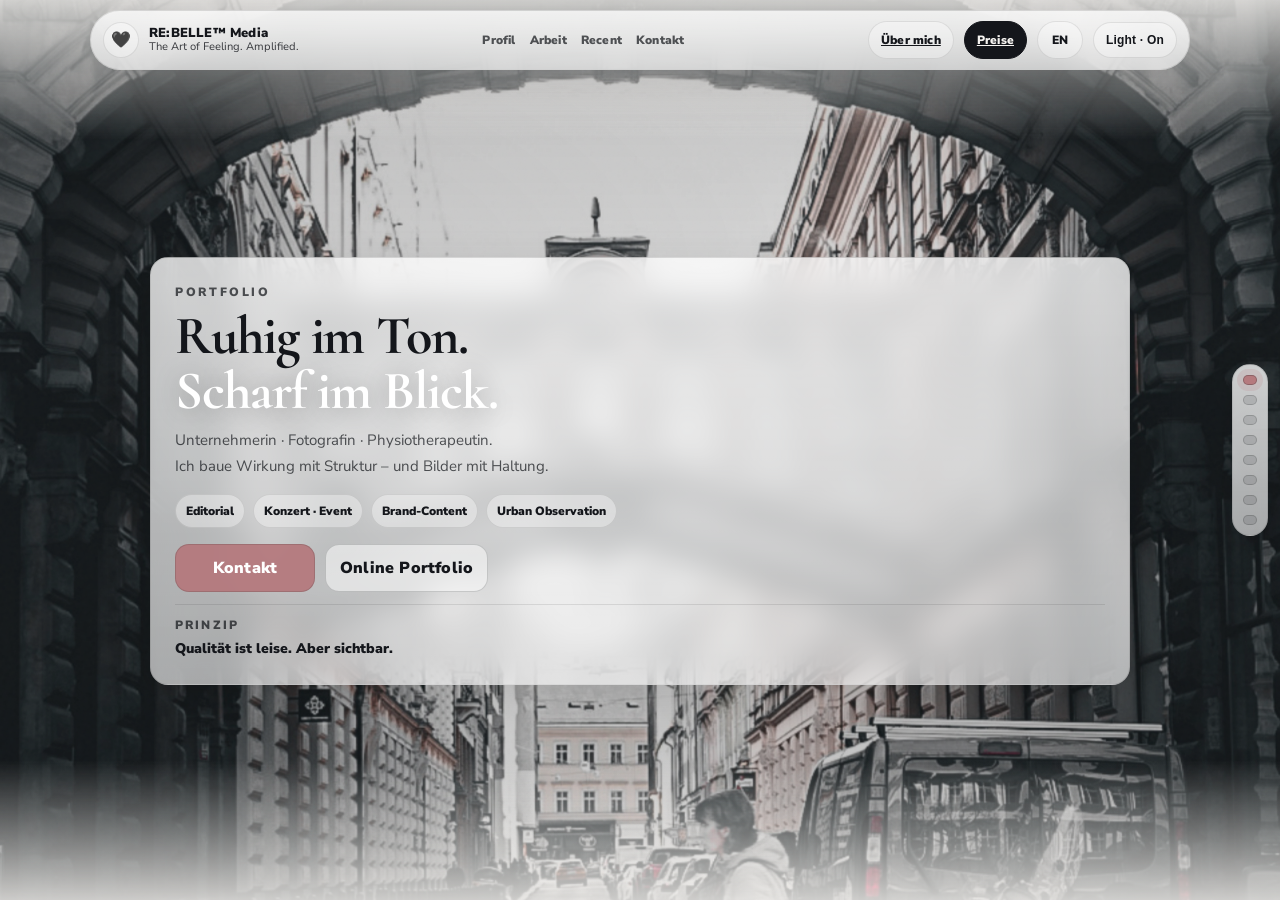
<file: index.html>
<!doctype html>
<html lang="de" data-theme="light">
<head>
  <meta charset="utf-8" />
  <meta name="viewport" content="width=device-width, initial-scale=1" />
  <title>RE:BELLE™ Media | Portfolio</title>
  <meta name="description" content="Portfolio – RE:BELLE™ Media. Unternehmerin & Fotografin. The Art of Feeling. Amplified." />

  <link rel="preconnect" href="https://fonts.googleapis.com">
  <link rel="preconnect" href="https://fonts.gstatic.com" crossorigin>
  <link href="https://fonts.googleapis.com/css2?family=Cormorant:wght@400;600&family=Nunito+Sans:wght@400;600;800;900&display=swap" rel="stylesheet">

  <link rel="stylesheet" href="styles.css" />
</head>

<body>
  <a class="skip" href="#panel-1">Zum Inhalt springen</a>

  <header class="topbar" role="banner">
    <div class="topbar__inner">
      <div class="brand" aria-label="Marke">
        <span class="brand__mark" aria-hidden="true">🖤</span>
        <div class="brand__text">
          <div class="brand__name">RE:BELLE™ Media</div>
          <div class="brand__tag">The Art of Feeling. Amplified.</div>
        </div>
      </div>

      <nav class="nav" aria-label="Navigation">
        <a href="#panel-1">Profil</a>
        <a href="#panel-5">Arbeit</a>
        <a href="#panel-7">Recent</a>
        <a href="#panel-8">Kontakt</a>
      </nav>

      <div class="topbar__actions">
        <a class="pill" href="./about.html">Über mich</a>
        <a class="pill pill--accent" href="./Preisliste.html">Preise</a>

        <a class="pill pill--lang" href="en/" aria-label="Switch to English">EN</a>
        <button class="pill" id="themeBtn" type="button" aria-pressed="false" aria-label="Theme umschalten">Light · On</button>
      </div>
    </div>
  </header>

  <aside class="dots" aria-label="Sektionen">
    <button class="dot is-active" data-to="panel-1" aria-label="Zu Profil"></button>
    <button class="dot" data-to="panel-2" aria-label="Zu Fokus"></button>
    <button class="dot" data-to="panel-3" aria-label="Zu Haltung"></button>
    <button class="dot" data-to="panel-4" aria-label="Zu Arbeiten"></button>
    <button class="dot" data-to="panel-5" aria-label="Zu Fotografie"></button>
    <button class="dot" data-to="panel-6" aria-label="Zu Zusammenarbeit"></button>
    <button class="dot" data-to="panel-7" aria-label="Zu Recent Work"></button>
    <button class="dot" data-to="panel-8" aria-label="Zu Kontakt"></button>
  </aside>

  <main class="snap" id="snapRoot">

    <section class="panel" id="panel-1" data-bg="assets/images/street_02.jpg">
      <div class="panel__bg" aria-hidden="true"></div>
      <div class="panel__shade" aria-hidden="true"></div>
      <div class="panel__content">
        <div class="glass reveal">
          <p class="eyebrow">Portfolio</p>
          <h1 class="h1">Ruhig im Ton.<br><span class="accent">Scharf im Blick.</span></h1>
          <p class="lead">
            Unternehmerin · Fotografin · Physiotherapeutin.<br>
            Ich baue Wirkung mit Struktur – und Bilder mit Haltung.
          </p>
          <div class="chips">
            <span class="chip">Editorial</span>
            <span class="chip">Konzert · Event</span>
            <span class="chip">Brand-Content</span>
            <span class="chip">Urban Observation</span>
          </div>
          <div class="ctaRow">
            <a class="cta" href="#panel-8">Kontakt</a>
            <a class="cta ghost" href="https://portfolio.rebellemedia.de/" target="_blank" rel="noopener">Online Portfolio</a>
          </div>
          <div class="mini">
            <span class="mini__label">Prinzip</span>
            <span class="mini__text">Qualität ist leise. Aber sichtbar.</span>
          </div>
        </div>
      </div>
    </section>

    <section class="panel" id="panel-2" data-bg="assets/images/street_03.jpg">
      <div class="panel__bg" aria-hidden="true"></div>
      <div class="panel__shade" aria-hidden="true"></div>
      <div class="panel__content">
        <div class="glass reveal">
          <p class="eyebrow">CH-Business</p>
          <h2 class="h2">Substanz vor Show.</h2>
          <p class="lead">
            Ruhig, präzise, langfristig. Keine leeren Versprechen – nur saubere Entscheidungen
            und ein Ergebnis, das auch unter Druck steht.
          </p>
          <div class="grid2">
            <div class="card">
              <h3>Wie ich ticke</h3>
              <p>Beobachten. Verdichten. Umsetzen. Kein Drama, kein Lärm.</p>
            </div>
            <div class="card">
              <h3>Was zählt</h3>
              <p>Qualität, Verantwortung, Timing – und ein Look, der nicht erklärt werden muss.</p>
            </div>
          </div>
        </div>
      </div>
    </section>

    <section class="panel" id="panel-3" data-bg="assets/images/urban_01.jpg">
      <div class="panel__bg" aria-hidden="true"></div>
      <div class="panel__shade" aria-hidden="true"></div>
      <div class="panel__content">
        <div class="glass reveal">
          <p class="eyebrow">Haltung</p>
          <h2 class="h2">Ich erzähle nicht alles.<br>Ich zeige das Richtige.</h2>
          <p class="lead">Storytelling ohne Kitsch. Ästhetik ohne Deko. Klarheit ohne Kälte.</p>
          <ul class="list">
            <li><span class="bullet"></span><span>Diskrete Präsenz statt Selbstdarstellung</span></li>
            <li><span class="bullet"></span><span>Editorial Feeling mit Struktur</span></li>
            <li><span class="bullet"></span><span>Wirkung im Bild: Rhythmus, Linie, Atem</span></li>
          </ul>
          <div class="mini">
            <span class="mini__label">Arbeitsweise</span>
            <span class="mini__text">Ich beobachte, bevor ich urteile.</span>
          </div>
        </div>
      </div>
    </section>

    <section class="panel" id="panel-4" data-bg="assets/images/street_01.jpg">
      <div class="panel__bg" aria-hidden="true"></div>
      <div class="panel__shade" aria-hidden="true"></div>
      <div class="panel__content">
        <div class="glass reveal">
          <p class="eyebrow">Was ich mache</p>
          <h2 class="h2">Fotografie + Strategie.<br>Sauber verknüpft.</h2>
          <p class="lead">
            Ich kombiniere Bildsprache, Struktur und Gefühl – damit Marken nicht lauter werden müssen,
            sondern klarer.
          </p>
          <div class="grid3">
            <div class="stat"><div class="stat__num">Editorial</div><div class="stat__label">Bildwelten</div></div>
            <div class="stat"><div class="stat__num">Event</div><div class="stat__label">Präsenz</div></div>
            <div class="stat"><div class="stat__num">Brand</div><div class="stat__label">Wirkung</div></div>
          </div>
        </div>
      </div>
    </section>

    <section class="panel" id="panel-5" data-bg="assets/images/street_02.jpg">
      <div class="panel__bg" aria-hidden="true"></div>
      <div class="panel__shade" aria-hidden="true"></div>
      <div class="panel__content">
        <div class="glass reveal">
          <p class="eyebrow">Fotografie</p>
          <h2 class="h2">Konzert · Event · Editorial.</h2>
          <p class="lead">
            Wenn du Bildmaterial brauchst, das nicht nach Werbung aussieht – sondern nach Haltung.
          </p>
          <div class="grid2">
            <div class="card"><h3>Konzert / Event</h3><p>Bewegung, Licht, Nähe – ohne die Wahrheit zu glätten.</p></div>
            <div class="card"><h3>Editorial / Brand</h3><p>Reduziert, hochwertig, klar. Für Premium-Umfelder.</p></div>
          </div>
          <div class="ctaRow">
            <a class="cta ghost" href="https://portfolio.rebellemedia.de/" target="_blank" rel="noopener">Portfolio ansehen</a>
            <a class="cta" href="#panel-8">Kontakt</a>
          </div>
        </div>
      </div>
    </section>

    <section class="panel" id="panel-6" data-bg="assets/images/street_03.jpg">
      <div class="panel__bg" aria-hidden="true"></div>
      <div class="panel__shade" aria-hidden="true"></div>
      <div class="panel__content">
        <div class="glass reveal">
          <p class="eyebrow">Zusammenarbeit</p>
          <h2 class="h2">Wenn du Qualität willst,<br>die nicht schreit.</h2>
          <p class="lead">
            Kooperationen, Brand-Content, Editorials, Konzertsessions. Klarer Ablauf, saubere Kommunikation,
            ruhige Umsetzung.
          </p>
          <ul class="list">
            <li><span class="bullet"></span><span>Bildstrecken & Editorials</span></li>
            <li><span class="bullet"></span><span>Brand-Content mit Substanz</span></li>
            <li><span class="bullet"></span><span>Event- & Konzertfotografie</span></li>
          </ul>
        </div>
      </div>
    </section>

    <section class="panel panel--clean" id="panel-7">
      <div class="panel__content">
        <div class="cleanHead reveal">
          <p class="eyebrow">Recent · Observations</p>
          <h2 class="h2">Stadt. Übergänge. Menschen im Dazwischen.</h2>
          <p class="lead">Keine Erklärung. Nur Blick.</p>
        </div>

        <div class="gallery reveal delay-150" aria-label="Fotogalerie recent work">
          <figure class="shot"><img src="assets/images/street_01.jpg" alt="Recent work 01" loading="lazy"></figure>
          <figure class="shot"><img src="assets/images/street_02.jpg" alt="Recent work 02" loading="lazy"></figure>
          <figure class="shot"><img src="assets/images/street_03.jpg" alt="Recent work 03" loading="lazy"></figure>
          <figure class="shot"><img src="assets/images/urban_01.jpg" alt="Recent work 04" loading="lazy"></figure>
        </div>

        <div class="cleanFoot reveal delay-150">
          <div class="mini">
            <span class="mini__label">Arbeitsweise</span>
            <span class="mini__text">Ich beobachte, bevor ich urteile.</span>
          </div>
        </div>
      </div>
    </section>

    <section class="panel panel--final" id="panel-8">
      <div class="panel__content">
        <div class="finalStack reveal">
          <div class="finalGrid" aria-label="Finale Landschaftsbilder">
            <figure class="finalShot"><img src="assets/images/landscape_final_01.jpg" alt="Landscape – layers and quiet" loading="lazy"></figure>
            <figure class="finalShot"><img src="assets/images/landscape_final_02.jpg" alt="River – light and mist" loading="lazy"></figure>
          </div>
          <p class="finalLine">Raum wirkt, wenn man ihn lässt.</p>
        </div>

        <div class="contactBlock reveal delay-150">
          <p class="eyebrow">Kontakt</p>
          <h2 class="h2">Anfragen</h2>

          <div class="contact">
            <a class="contact__item" href="mailto:rebelle.media.creator@gmail.com"><span class="contact__k">Mail</span><span class="contact__v">rebelle.media.creator@gmail.com</span></a>
            <a class="contact__item" href="https://portfolio.rebellemedia.de/" target="_blank" rel="noopener"><span class="contact__k">Portfolio</span><span class="contact__v">portfolio.rebellemedia.de</span></a>
            <a class="contact__item" href="https://newwomanintheshop.com" target="_blank" rel="noopener"><span class="contact__k">Shop</span><span class="contact__v">newwomanintheshop.com</span></a>
            <a class="contact__item" href="https://rebellemedia.de" target="_blank" rel="noopener"><span class="contact__k">Website</span><span class="contact__v">rebellemedia.de</span></a>
          </div>

          <footer class="rb-footer">
            <p>🖤 RE:BELLE™ Media</p>
            <p class="rb-footer__tag">The Art of Feeling. Amplified.</p>
            <p class="rb-footer__links">🖤rebelle.media.creator@gmail.com&nbsp;&nbsp; 🖤newwomanintheshop.com&nbsp;&nbsp; 🖤rebellemedia.de</p>
          </footer>
        </div>
      </div>
    </section>

  </main>

  <script src="app.js"></script>
</body>
</html>
</file>
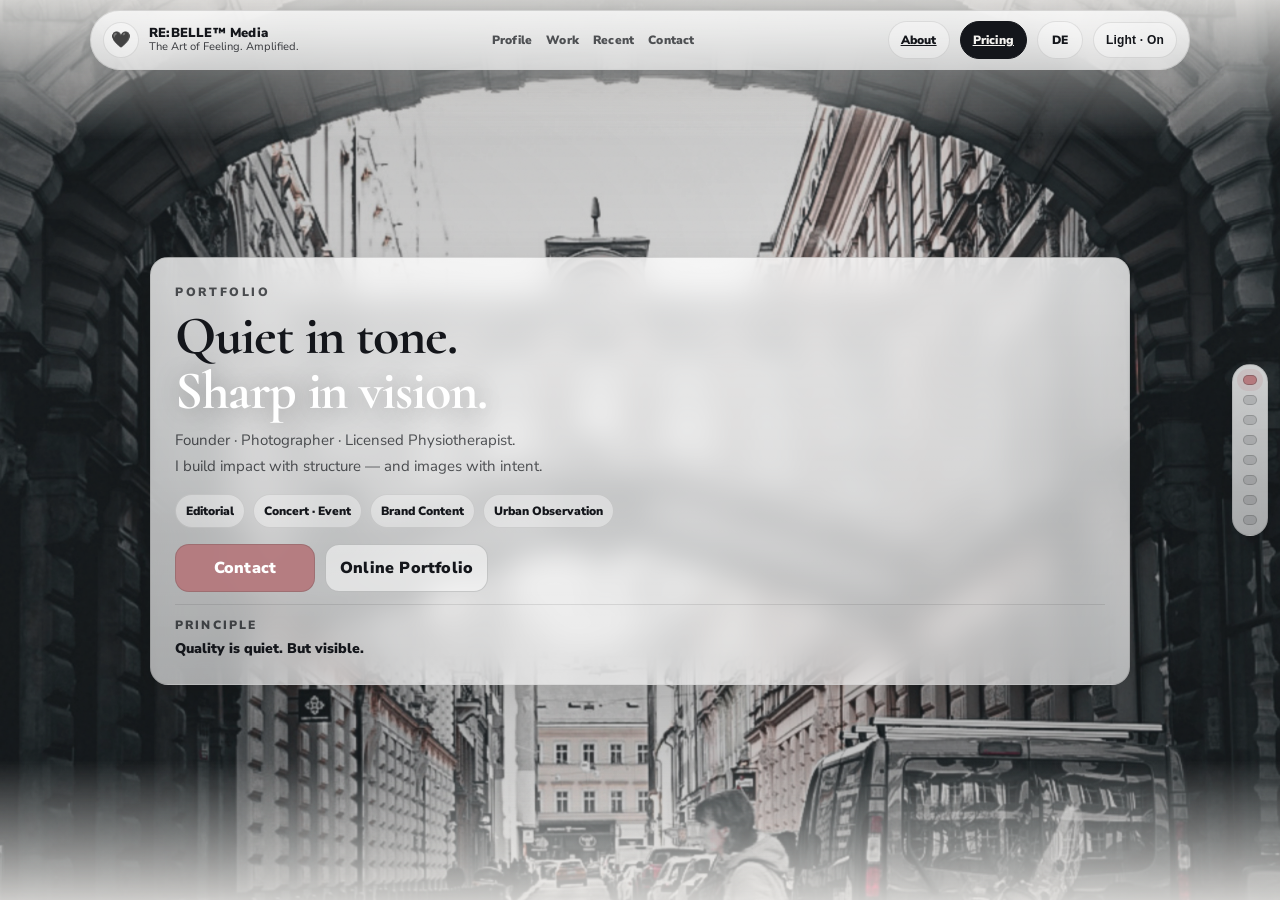
<file: en/index.html>
<!doctype html>
<html lang="en" data-theme="light">
<head>
  <meta charset="utf-8" />
  <meta name="viewport" content="width=device-width, initial-scale=1" />
  <title>RE:BELLE™ Media | Portfolio</title>
  <meta name="description" content="Portfolio – RE:BELLE™ Media. Founder & Photographer. The Art of Feeling. Amplified." />

  <link rel="preconnect" href="https://fonts.googleapis.com">
  <link rel="preconnect" href="https://fonts.gstatic.com" crossorigin>
  <link href="https://fonts.googleapis.com/css2?family=Cormorant:wght@400;600&family=Nunito+Sans:wght@400;600;800;900&display=swap" rel="stylesheet">

  <link rel="stylesheet" href="../styles.css" />
</head>

<body>
  <a class="skip" href="#panel-1">Skip to content</a>

  <header class="topbar" role="banner">
    <div class="topbar__inner">
      <div class="brand" aria-label="Brand">
        <span class="brand__mark" aria-hidden="true">🖤</span>
        <div class="brand__text">
          <div class="brand__name">RE:BELLE™ Media</div>
          <div class="brand__tag">The Art of Feeling. Amplified.</div>
        </div>
      </div>

      <nav class="nav" aria-label="Navigation">
        <a href="#panel-1">Profile</a>
        <a href="#panel-5">Work</a>
        <a href="#panel-7">Recent</a>
        <a href="#panel-8">Contact</a>
      </nav>

      <div class="topbar__actions">
        <a class="pill" href="../about.html">About</a>
        <a class="pill pill--accent" href="../Preisliste.html">Pricing</a>

        <a class="pill pill--lang" href="/" aria-label="Zur deutschen Version">DE</a>
        <button class="pill" id="themeBtn" type="button" aria-pressed="false" aria-label="Toggle theme">Light · On</button>
      </div>
    </div>
  </header>

  <aside class="dots" aria-label="Sections">
    <button class="dot is-active" data-to="panel-1" aria-label="Go to Profile"></button>
    <button class="dot" data-to="panel-2" aria-label="Go to Focus"></button>
    <button class="dot" data-to="panel-3" aria-label="Go to Perspective"></button>
    <button class="dot" data-to="panel-4" aria-label="Go to What I do"></button>
    <button class="dot" data-to="panel-5" aria-label="Go to Photography"></button>
    <button class="dot" data-to="panel-6" aria-label="Go to Collaboration"></button>
    <button class="dot" data-to="panel-7" aria-label="Go to Recent"></button>
    <button class="dot" data-to="panel-8" aria-label="Go to Contact"></button>
  </aside>

  <main class="snap" id="snapRoot">

    <section class="panel" id="panel-1" data-bg="../assets/images/street_02.jpg">
      <div class="panel__bg" aria-hidden="true"></div>
      <div class="panel__shade" aria-hidden="true"></div>

      <div class="panel__content">
        <div class="glass reveal">
          <p class="eyebrow">Portfolio</p>
          <h1 class="h1">Quiet in tone.<br><span class="accent">Sharp in vision.</span></h1>

          <p class="lead">
            Founder · Photographer · Licensed Physiotherapist.<br>
            I build impact with structure — and images with intent.
          </p>

          <div class="chips">
            <span class="chip">Editorial</span>
            <span class="chip">Concert · Event</span>
            <span class="chip">Brand Content</span>
            <span class="chip">Urban Observation</span>
          </div>

          <div class="ctaRow">
            <a class="cta" href="#panel-8">Contact</a>
            <a class="cta ghost" href="https://portfolio.rebellemedia.de/" target="_blank" rel="noopener">Online Portfolio</a>
          </div>

          <div class="mini">
            <span class="mini__label">Principle</span>
            <span class="mini__text">Quality is quiet. But visible.</span>
          </div>
        </div>
      </div>
    </section>

    <section class="panel" id="panel-2" data-bg="../assets/images/street_03.jpg">
      <div class="panel__bg" aria-hidden="true"></div>
      <div class="panel__shade" aria-hidden="true"></div>

      <div class="panel__content">
        <div class="glass reveal">
          <p class="eyebrow">Swiss-Professional</p>
          <h2 class="h2">Substance over spectacle.</h2>
          <p class="lead">
            Calm, precise, long-term. No empty promises — clear decisions and work that holds up under pressure.
          </p>

          <div class="grid2">
            <div class="card">
              <h3>How I work</h3>
              <p>Observe. Distill. Execute. No noise. No drama.</p>
            </div>
            <div class="card">
              <h3>What matters</h3>
              <p>Quality, responsibility, timing — and a look that doesn’t need explaining.</p>
            </div>
          </div>
        </div>
      </div>
    </section>

    <section class="panel" id="panel-3" data-bg="../assets/images/urban_01.jpg">
      <div class="panel__bg" aria-hidden="true"></div>
      <div class="panel__shade" aria-hidden="true"></div>

      <div class="panel__content">
        <div class="glass reveal">
          <p class="eyebrow">Perspective</p>
          <h2 class="h2">I don’t show everything.<br>I show what matters.</h2>
          <p class="lead">Story without sugar. Aesthetics without decoration. Clarity without coldness.</p>

          <ul class="list">
            <li><span class="bullet"></span><span>Discreet presence over self-display</span></li>
            <li><span class="bullet"></span><span>Editorial feeling with structure</span></li>
            <li><span class="bullet"></span><span>Impact in the frame: rhythm, line, breath</span></li>
          </ul>

          <div class="mini">
            <span class="mini__label">Method</span>
            <span class="mini__text">I observe before I judge.</span>
          </div>
        </div>
      </div>
    </section>

    <section class="panel" id="panel-4" data-bg="../assets/images/street_01.jpg">
      <div class="panel__bg" aria-hidden="true"></div>
      <div class="panel__shade" aria-hidden="true"></div>

      <div class="panel__content">
        <div class="glass reveal">
          <p class="eyebrow">What I do</p>
          <h2 class="h2">Photography + strategy.<br>Cleanly connected.</h2>
          <p class="lead">
            I combine image language, structure, and emotion — so brands don’t have to get louder, just clearer.
          </p>

          <div class="grid3">
            <div class="stat"><div class="stat__num">Editorial</div><div class="stat__label">Worlds</div></div>
            <div class="stat"><div class="stat__num">Event</div><div class="stat__label">Presence</div></div>
            <div class="stat"><div class="stat__num">Brand</div><div class="stat__label">Impact</div></div>
          </div>
        </div>
      </div>
    </section>

    <section class="panel" id="panel-5" data-bg="../assets/images/street_02.jpg">
      <div class="panel__bg" aria-hidden="true"></div>
      <div class="panel__shade" aria-hidden="true"></div>

      <div class="panel__content">
        <div class="glass reveal">
          <p class="eyebrow">Photography</p>
          <h2 class="h2">Concert · Event · Editorial.</h2>
          <p class="lead">
            If you need visuals that don’t feel like advertising — but like intent.
          </p>

          <div class="grid2">
            <div class="card"><h3>Concert / Event</h3><p>Movement, light, proximity — without polishing away the truth.</p></div>
            <div class="card"><h3>Editorial / Brand</h3><p>Reduced, premium, clear. Built for high-end contexts.</p></div>
          </div>

          <div class="ctaRow">
            <a class="cta ghost" href="https://portfolio.rebellemedia.de/" target="_blank" rel="noopener">View Portfolio</a>
            <a class="cta" href="#panel-8">Contact</a>
          </div>
        </div>
      </div>
    </section>

    <section class="panel" id="panel-6" data-bg="../assets/images/street_03.jpg">
      <div class="panel__bg" aria-hidden="true"></div>
      <div class="panel__shade" aria-hidden="true"></div>

      <div class="panel__content">
        <div class="glass reveal">
          <p class="eyebrow">Collaboration</p>
          <h2 class="h2">If you want quality<br>that doesn’t shout.</h2>
          <p class="lead">
            Collaborations, brand content, editorials, concert sessions — clear process, clean communication, calm execution.
          </p>

          <ul class="list">
            <li><span class="bullet"></span><span>Editorial series</span></li>
            <li><span class="bullet"></span><span>Brand content with substance</span></li>
            <li><span class="bullet"></span><span>Event & concert photography</span></li>
          </ul>
        </div>
      </div>
    </section>

    <section class="panel panel--clean" id="panel-7">
      <div class="panel__content">
        <div class="cleanHead reveal">
          <p class="eyebrow">Recent · Observations</p>
          <h2 class="h2">City. Transitions. People in-between.</h2>
          <p class="lead">No explanation. Just vision.</p>
        </div>

        <div class="gallery reveal delay-150" aria-label="Recent work gallery">
          <figure class="shot"><img src="../assets/images/street_01.jpg" alt="Recent work 01" loading="lazy"></figure>
          <figure class="shot"><img src="../assets/images/street_02.jpg" alt="Recent work 02" loading="lazy"></figure>
          <figure class="shot"><img src="../assets/images/street_03.jpg" alt="Recent work 03" loading="lazy"></figure>
          <figure class="shot"><img src="../assets/images/urban_01.jpg" alt="Recent work 04" loading="lazy"></figure>
        </div>

        <div class="cleanFoot reveal delay-150">
          <div class="mini">
            <span class="mini__label">Method</span>
            <span class="mini__text">I observe before I judge.</span>
          </div>
        </div>
      </div>
    </section>

    <section class="panel panel--final" id="panel-8">
      <div class="panel__content">
        <div class="finalStack reveal">
          <div class="finalGrid" aria-label="Final landscapes">
            <figure class="finalShot">
              <img src="../assets/images/landscape_final_01.jpg" alt="Landscape – layers and quiet" loading="lazy">
            </figure>
            <figure class="finalShot">
              <img src="../assets/images/landscape_final_02.jpg" alt="River – light and mist" loading="lazy">
            </figure>
          </div>
          <p class="finalLine">Space works — when you let it.</p>
        </div>

        <div class="contactBlock reveal delay-150">
          <p class="eyebrow">Contact</p>
          <h2 class="h2">Inquiries</h2>

          <div class="contact">
            <a class="contact__item" href="mailto:rebelle.media.creator@gmail.com">
              <span class="contact__k">Mail</span><span class="contact__v">rebelle.media.creator@gmail.com</span>
            </a>
            <a class="contact__item" href="https://portfolio.rebellemedia.de/" target="_blank" rel="noopener">
              <span class="contact__k">Portfolio</span><span class="contact__v">portfolio.rebellemedia.de</span>
            </a>
            <a class="contact__item" href="https://newwomanintheshop.com" target="_blank" rel="noopener">
              <span class="contact__k">Shop</span><span class="contact__v">newwomanintheshop.com</span>
            </a>
            <a class="contact__item" href="https://rebellemedia.de" target="_blank" rel="noopener">
              <span class="contact__k">Website</span><span class="contact__v">rebellemedia.de</span>
            </a>
          </div>

          <footer class="rb-footer">
            <p>🖤 RE:BELLE™ Media</p>
            <p class="rb-footer__tag">The Art of Feeling. Amplified.</p>
            <p class="rb-footer__links">🖤rebelle.media.creator@gmail.com&nbsp;&nbsp; 🖤newwomanintheshop.com&nbsp;&nbsp; 🖤rebellemedia.de</p>
          </footer>
        </div>
      </div>
    </section>

  </main>

  <script src="../app.js"></script>
</body>
</html>
</file>
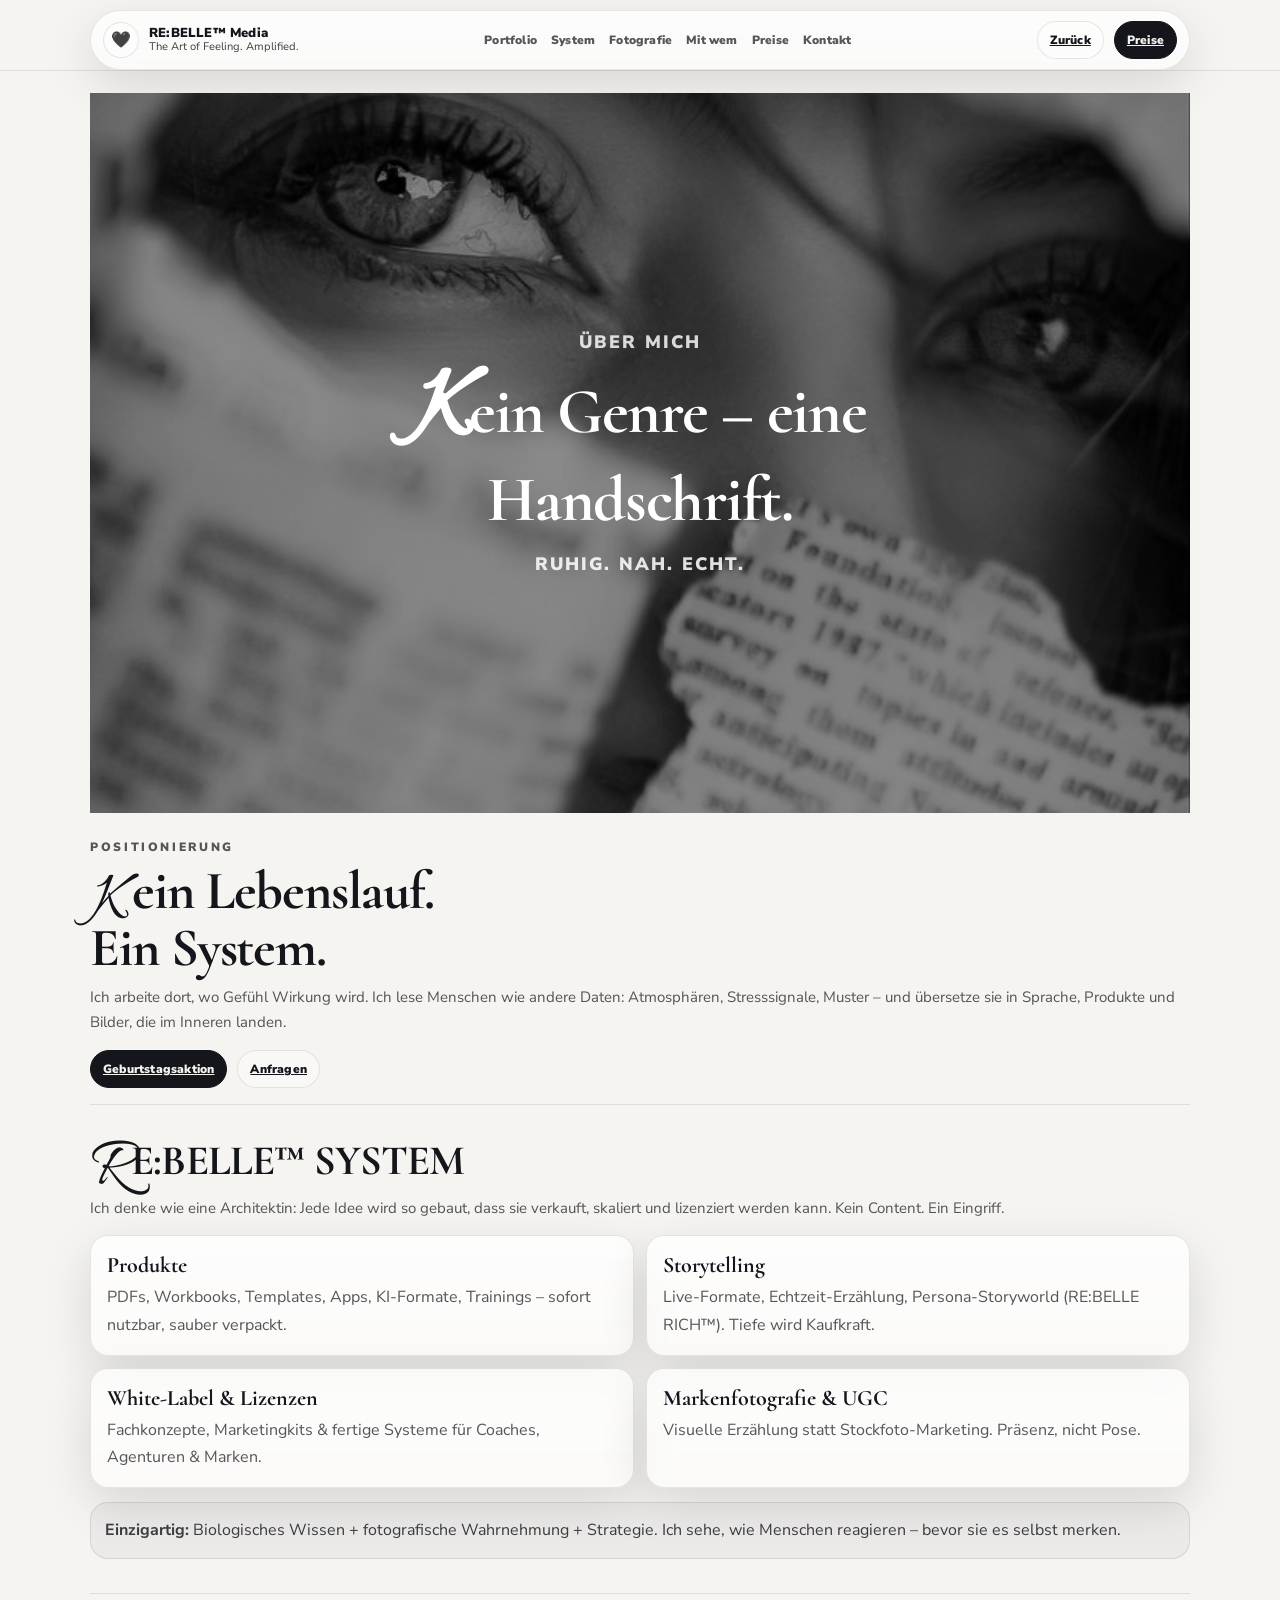
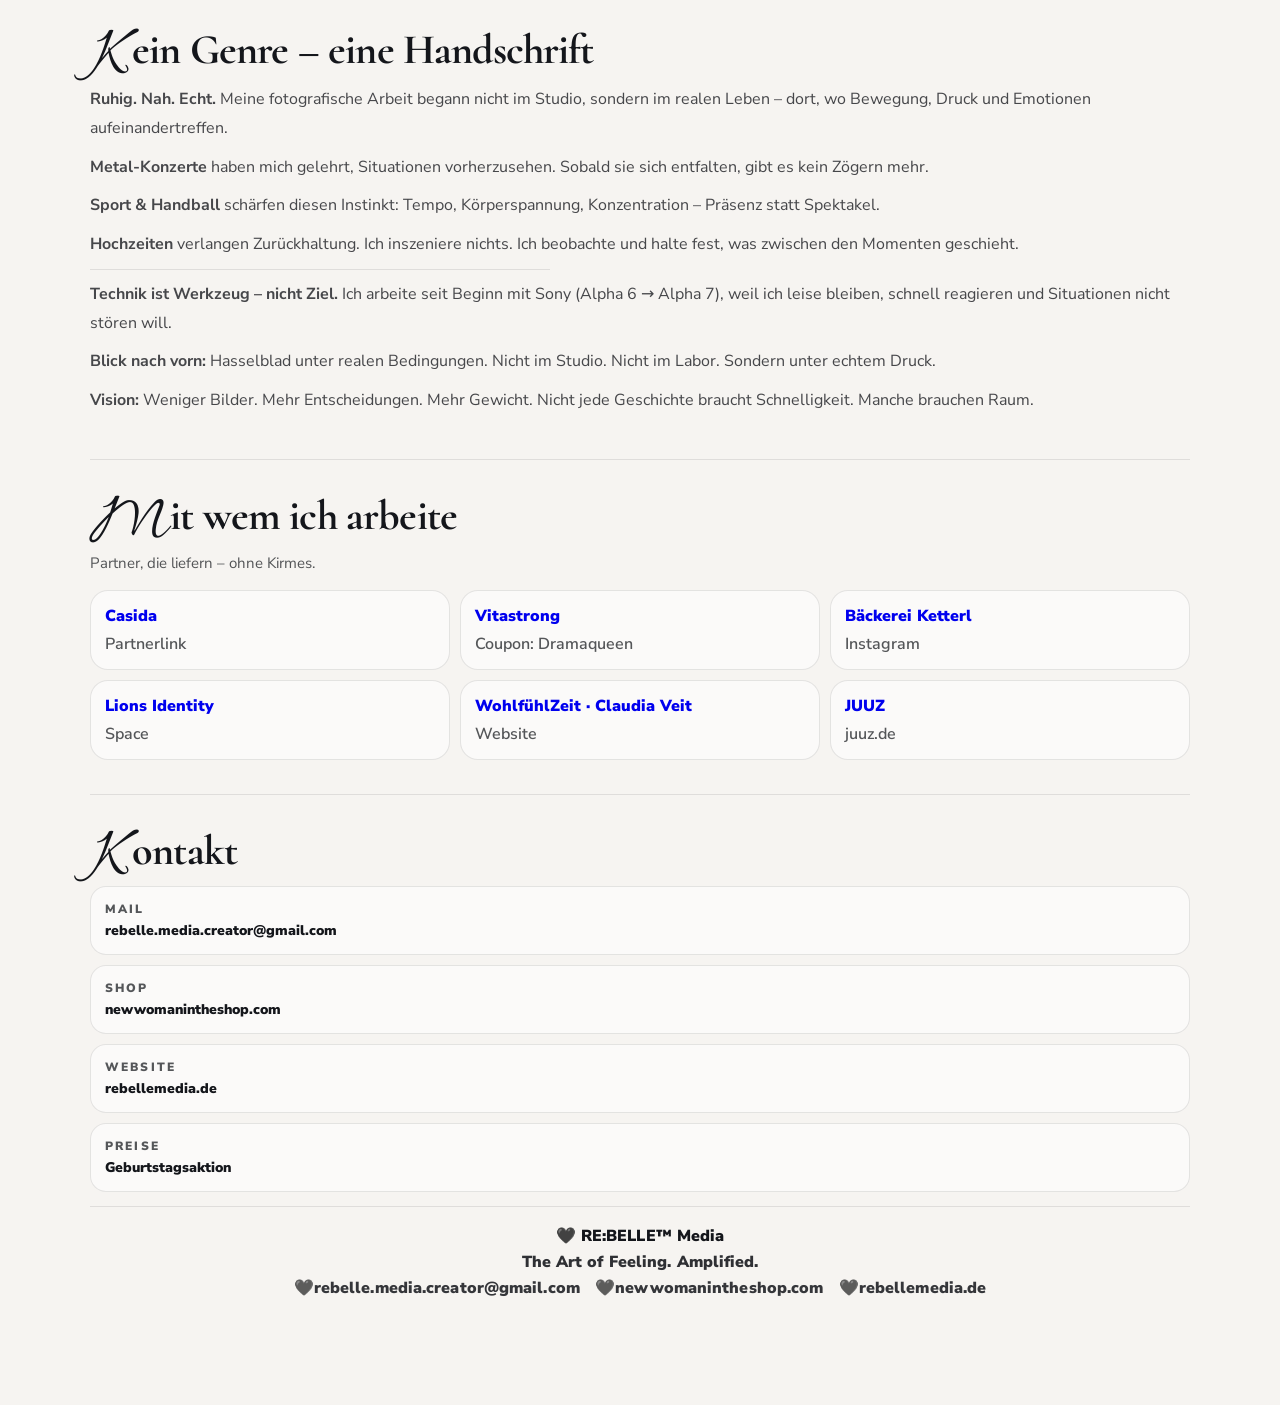
<file: About.html>
<!doctype html>
<html lang="de" data-theme="light">
<head>
  <meta charset="utf-8" />
  <meta name="viewport" content="width=device-width, initial-scale=1" />
  <title>RE:BELLE™ Media | Über mich</title>
  <meta name="description" content="Kein Lebenslauf. Ein System. Fotografie, Storytelling, digitale Produkte, White-Label." />

  <link rel="preconnect" href="https://fonts.googleapis.com">
  <link rel="preconnect" href="https://fonts.gstatic.com" crossorigin>
  <link href="https://fonts.googleapis.com/css2?family=Allura&family=Cormorant:wght@400;600&family=Nunito+Sans:wght@400;600;800;900&display=swap" rel="stylesheet">

  <link rel="stylesheet" href="styles.css" />
</head>

<body class="page-static">
  <a class="skip" href="#main">Zum Inhalt springen</a>

  <header class="topbar topbar--static" role="banner">
    <div class="topbar__inner">
      <div class="brand" aria-label="Marke">
        <span class="brand__mark" aria-hidden="true">🖤</span>
        <div class="brand__text">
          <div class="brand__name">RE:BELLE™ Media</div>
          <div class="brand__tag">The Art of Feeling. Amplified.</div>
        </div>
      </div>

      <nav class="nav nav--inline" aria-label="Navigation">
        <a href="index.html">Portfolio</a>
        <a href="#system">System</a>
        <a href="#foto">Fotografie</a>
        <a href="#partner">Mit wem</a>
        <a href="Preisliste.html">Preise</a>
        <a href="#kontakt">Kontakt</a>
      </nav>

      <div class="topbar__actions">
        <a class="pill" href="index.html">Zurück</a>
        <a class="pill pill--accent" href="Preisliste.html">Preise</a>
      </div>
    </div>
  </header>

  <main id="main" class="static">

    <!-- HERO: Bild als Hintergrund (deine CSS: .about-hero) -->
    <section class="about-hero" aria-label="Über mich – Titelbild">
      <div class="about-hero__inner">
        <p class="eyebrow" style="color: rgba(255,255,255,.82);">ÜBER MICH</p>
        <h1 class="h1 allura-initial" style="color:#fff;">
          Kein Genre – eine Handschrift.
        </h1>
        <p style="margin: 0; color: rgba(255,255,255,.86); letter-spacing:.12em; text-transform:uppercase; font-weight:900;">
          Ruhig. Nah. Echt.
        </p>
      </div>
    </section>

    <!-- POSITIONIERUNG -->
    <section class="staticHero">
      <p class="eyebrow">POSITIONIERUNG</p>
      <h1 class="h1"><span class="dropcapA">K</span>ein Lebenslauf.<br>Ein System.</h1>
      <p class="lead">
        Ich arbeite dort, wo Gefühl Wirkung wird. Ich lese Menschen wie andere Daten:
        Atmosphären, Stresssignale, Muster – und übersetze sie in Sprache, Produkte und Bilder, die im Inneren landen.
      </p>
      <div class="staticCtas">
        <a class="pill pill--accent" href="Preisliste.html">Geburtstagsaktion</a>
        <a class="pill" href="#kontakt">Anfragen</a>
      </div>
    </section>

    <!-- SYSTEM -->
    <section class="staticSection" id="system">
      <h2 class="h2"><span class="dropcapA">R</span>E:BELLE™ SYSTEM</h2>
      <p class="lead">
        Ich denke wie eine Architektin: Jede Idee wird so gebaut, dass sie verkauft, skaliert und lizenziert werden kann.
        Kein Content. Ein Eingriff.
      </p>

      <div class="staticGrid">
        <article class="staticCard">
          <h3>Produkte</h3>
          <p>PDFs, Workbooks, Templates, Apps, KI-Formate, Trainings – sofort nutzbar, sauber verpackt.</p>
        </article>
        <article class="staticCard">
          <h3>Storytelling</h3>
          <p>Live-Formate, Echtzeit-Erzählung, Persona-Storyworld (RE:BELLE RICH™). Tiefe wird Kaufkraft.</p>
        </article>
        <article class="staticCard">
          <h3>White-Label & Lizenzen</h3>
          <p>Fachkonzepte, Marketingkits & fertige Systeme für Coaches, Agenturen & Marken.</p>
        </article>
        <article class="staticCard">
          <h3>Markenfotografie & UGC</h3>
          <p>Visuelle Erzählung statt Stockfoto-Marketing. Präsenz, nicht Pose.</p>
        </article>
      </div>

      <div class="staticNote">
        <b>Einzigartig:</b> Biologisches Wissen + fotografische Wahrnehmung + Strategie.
        Ich sehe, wie Menschen reagieren – bevor sie es selbst merken.
      </div>
    </section>

    <!-- FOTO -->
    <section class="staticSection" id="foto">
      <h2 class="h2"><span class="dropcapA">K</span>ein Genre – eine Handschrift</h2>

      <div class="staticProse">
        <p><b>Ruhig. Nah. Echt.</b> Meine fotografische Arbeit begann nicht im Studio, sondern im realen Leben – dort, wo Bewegung, Druck und Emotionen aufeinandertreffen.</p>
        <p><b>Metal-Konzerte</b> haben mich gelehrt, Situationen vorherzusehen. Sobald sie sich entfalten, gibt es kein Zögern mehr.</p>
        <p><b>Sport & Handball</b> schärfen diesen Instinkt: Tempo, Körperspannung, Konzentration – Präsenz statt Spektakel.</p>
        <p><b>Hochzeiten</b> verlangen Zurückhaltung. Ich inszeniere nichts. Ich beobachte und halte fest, was zwischen den Momenten geschieht.</p>

        <p class="staticSep"><span></span></p>

        <p><b>Technik ist Werkzeug – nicht Ziel.</b> Ich arbeite seit Beginn mit Sony (Alpha 6 → Alpha 7), weil ich leise bleiben, schnell reagieren und Situationen nicht stören will.</p>
        <p><b>Blick nach vorn:</b> Hasselblad unter realen Bedingungen. Nicht im Studio. Nicht im Labor. Sondern unter echtem Druck.</p>
        <p><b>Vision:</b> Weniger Bilder. Mehr Entscheidungen. Mehr Gewicht. Nicht jede Geschichte braucht Schnelligkeit. Manche brauchen Raum.</p>
      </div>
    </section>

    <!-- PARTNER -->
    <section class="staticSection" id="partner">
      <h2 class="h2"><span class="dropcapA">M</span>it wem ich arbeite</h2>
      <p class="lead">Partner, die liefern – ohne Kirmes.</p>

      <div class="partnerGrid">
        <a class="partnerItem" href="https://casida.com/?ref=dramaqueen" target="_blank" rel="noopener">Casida <span>Partnerlink</span></a>
        <a class="partnerItem" href="https://vitastrong.it/?coupon=Dramaqueen" target="_blank" rel="noopener">Vitastrong <span>Coupon: Dramaqueen</span></a>
        <a class="partnerItem" href="https://www.instagram.com/ketterl.baecker?igsh=MXFwOWpoeXRydG8wcQ==" target="_blank" rel="noopener">Bäckerei Ketterl <span>Instagram</span></a>
        <a class="partnerItem" href="https://lions-identity.manus.space/" target="_blank" rel="noopener">Lions Identity <span>Space</span></a>
        <a class="partnerItem" href="https://www.wohlfuehlzeit-claudiaveit.com/massageangebote" target="_blank" rel="noopener">WohlfühlZeit · Claudia Veit <span>Website</span></a>
        <a class="partnerItem" href="https://juuz.de" target="_blank" rel="noopener">JUUZ <span>juuz.de</span></a>
      </div>
    </section>

    <!-- KONTAKT -->
    <section class="staticSection" id="kontakt">
      <h2 class="h2"><span class="dropcapA">K</span>ontakt</h2>
      <div class="contact">
        <a class="contact__item" href="mailto:rebelle.media.creator@gmail.com"><span class="contact__k">Mail</span><span class="contact__v">rebelle.media.creator@gmail.com</span></a>
        <a class="contact__item" href="https://newwomanintheshop.com" target="_blank" rel="noopener"><span class="contact__k">Shop</span><span class="contact__v">newwomanintheshop.com</span></a>
        <a class="contact__item" href="https://rebellemedia.de" target="_blank" rel="noopener"><span class="contact__k">Website</span><span class="contact__v">rebellemedia.de</span></a>
        <a class="contact__item" href="Preisliste.html"><span class="contact__k">Preise</span><span class="contact__v">Geburtstagsaktion</span></a>
      </div>

      <footer class="rb-footer">
        <p>🖤 RE:BELLE™ Media</p>
        <p class="rb-footer__tag">The Art of Feeling. Amplified.</p>
        <p class="rb-footer__links">🖤rebelle.media.creator@gmail.com&nbsp;&nbsp; 🖤newwomanintheshop.com&nbsp;&nbsp; 🖤rebellemedia.de</p>
      </footer>
    </section>

  </main>
</body>
</html>
</file>
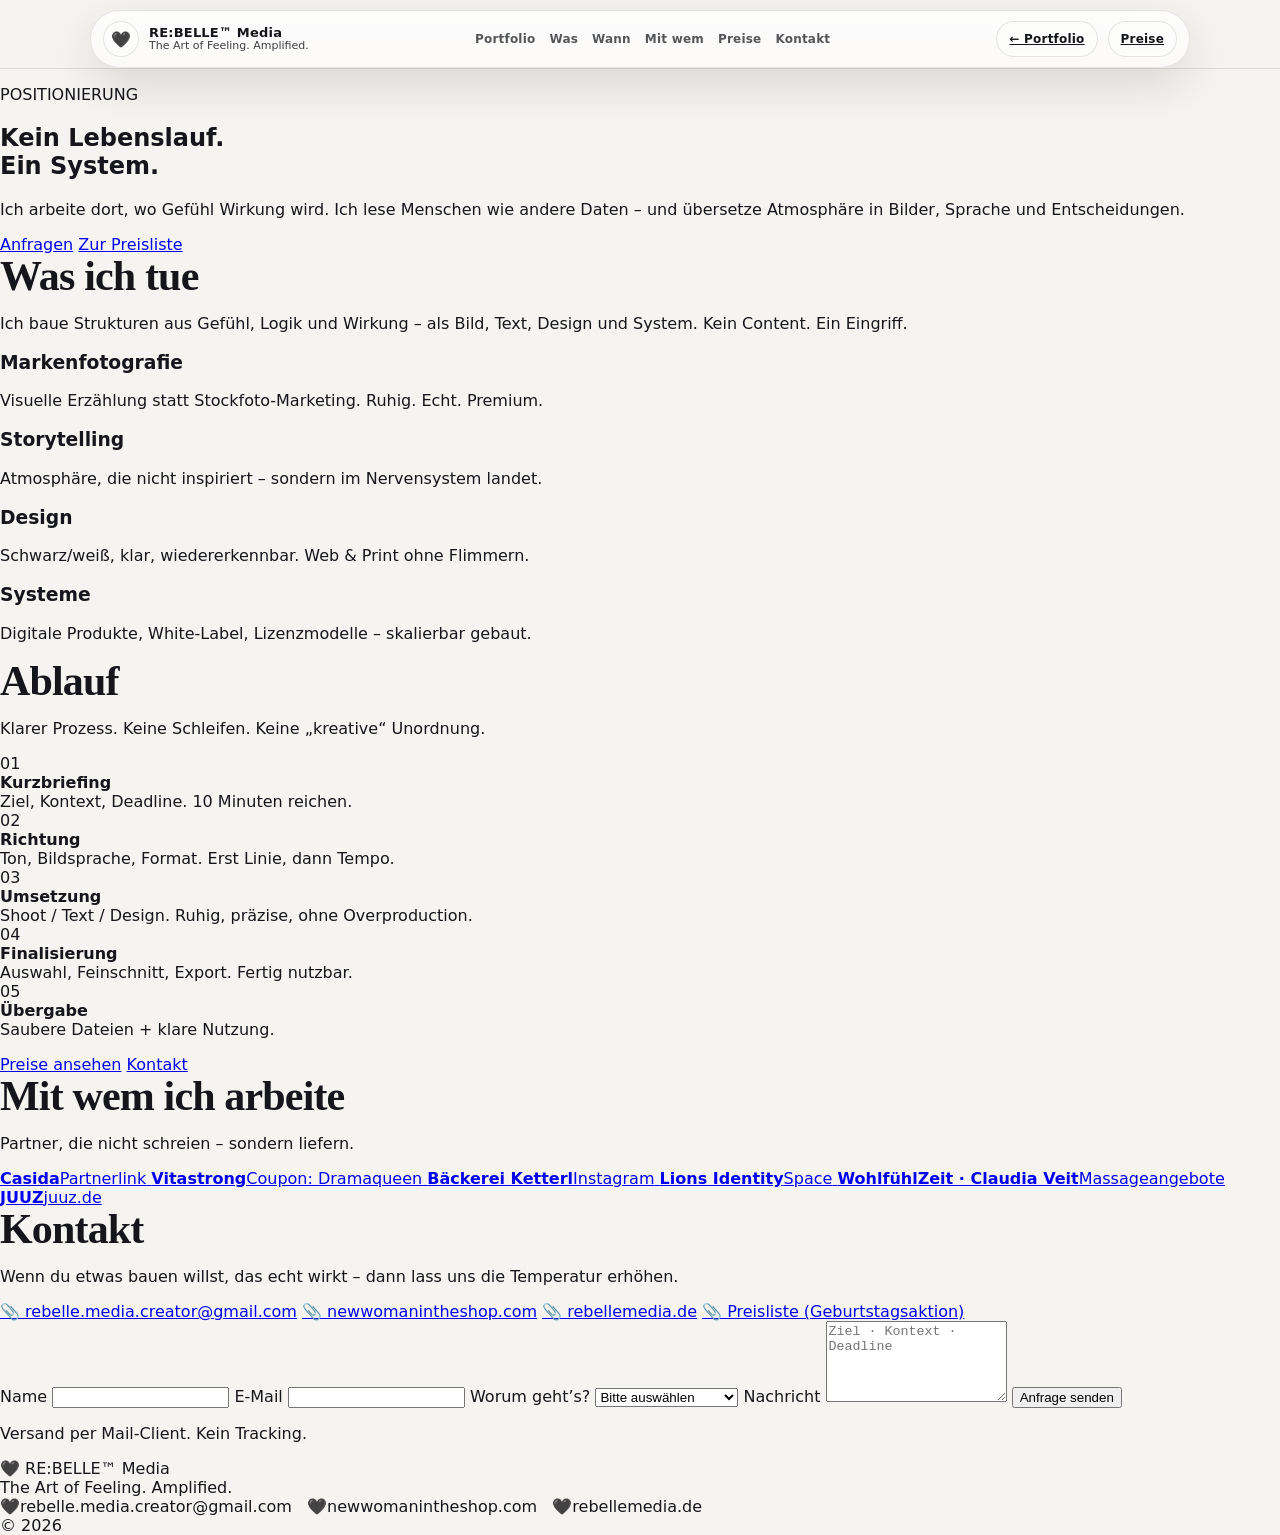
<file: about.html>
<!doctype html>
<html lang="de">
<head>
  <meta charset="utf-8" />
  <meta name="viewport" content="width=device-width, initial-scale=1" />
  <title>RE:BELLE™ Media | Über mich</title>
  <meta name="description" content="Über mich, Leistungen, Partner, Kontakt. Schwarz/weiß, clean." />

  <link rel="preconnect" href="https://fonts.googleapis.com">
  <link rel="preconnect" href="https://fonts.gstatic.com" crossorigin>
  <link href="https://fonts.googleapis.com/css2?family=Allura&family=Inter:wght@300;400;500;600;700;800;900&display=swap" rel="stylesheet">

  <link rel="stylesheet" href="styles.css" />
</head>

<body class="page-about">
  <a class="skip" href="#main">Zum Inhalt springen</a>

  <header class="topbar topbar--static" role="banner">
    <div class="wrap topbar__inner">
      <div class="brand">
        <span class="brand__mark" aria-hidden="true">🖤</span>
        <div class="brand__text">
          <div class="brand__name">RE:BELLE™ Media</div>
          <div class="brand__tag">The Art of Feeling. Amplified.</div>
        </div>
      </div>

      <nav class="nav nav--inline" aria-label="Navigation">
        <a href="index.html">Portfolio</a>
        <a href="#what">Was</a>
        <a href="#when">Wann</a>
        <a href="#with">Mit wem</a>
        <a href="preisliste.html">Preise</a>
        <a href="#contact">Kontakt</a>
      </nav>

      <div class="topbar__actions">
        <a class="pill" href="index.html">← Portfolio</a>
        <a class="pill pill--primary" href="preisliste.html">Preise</a>
      </div>
    </div>
  </header>

  <main id="main">
    <section class="hero2" aria-label="Über mich">
      <div class="wrap hero2__inner">
        <p class="kicker">POSITIONIERUNG</p>
        <h1 class="hero2__title"><span class="dropcap">K</span>ein Lebenslauf.<br>Ein System.</h1>
        <p class="hero2__lead">
          Ich arbeite dort, wo Gefühl Wirkung wird. Ich lese Menschen wie andere Daten –
          und übersetze Atmosphäre in Bilder, Sprache und Entscheidungen.
        </p>

        <div class="hero2__cta">
          <a class="btn btn--primary" href="#contact">Anfragen</a>
          <a class="btn btn--ghost" href="preisliste.html">Zur Preisliste</a>
        </div>
      </div>
    </section>

    <section class="section2" id="what">
      <div class="wrap">
        <h2 class="h2"><span class="dropcap">W</span>as ich tue</h2>
        <p class="p">
          Ich baue Strukturen aus Gefühl, Logik und Wirkung – als Bild, Text, Design und System.
          Kein Content. Ein Eingriff.
        </p>

        <div class="cards2">
          <article class="card2">
            <h3>Markenfotografie</h3>
            <p>Visuelle Erzählung statt Stockfoto-Marketing. Ruhig. Echt. Premium.</p>
          </article>
          <article class="card2">
            <h3>Storytelling</h3>
            <p>Atmosphäre, die nicht inspiriert – sondern im Nervensystem landet.</p>
          </article>
          <article class="card2">
            <h3>Design</h3>
            <p>Schwarz/weiß, klar, wiedererkennbar. Web & Print ohne Flimmern.</p>
          </article>
          <article class="card2">
            <h3>Systeme</h3>
            <p>Digitale Produkte, White-Label, Lizenzmodelle – skalierbar gebaut.</p>
          </article>
        </div>
      </div>
    </section>

    <section class="section2" id="when">
      <div class="wrap">
        <h2 class="h2"><span class="dropcap">A</span>blauf</h2>
        <p class="p">Klarer Prozess. Keine Schleifen. Keine „kreative“ Unordnung.</p>

        <div class="timeline2">
          <div class="step2"><span class="nr">01</span><div><b>Kurzbriefing</b><div class="muted">Ziel, Kontext, Deadline. 10 Minuten reichen.</div></div></div>
          <div class="step2"><span class="nr">02</span><div><b>Richtung</b><div class="muted">Ton, Bildsprache, Format. Erst Linie, dann Tempo.</div></div></div>
          <div class="step2"><span class="nr">03</span><div><b>Umsetzung</b><div class="muted">Shoot / Text / Design. Ruhig, präzise, ohne Overproduction.</div></div></div>
          <div class="step2"><span class="nr">04</span><div><b>Finalisierung</b><div class="muted">Auswahl, Feinschnitt, Export. Fertig nutzbar.</div></div></div>
          <div class="step2"><span class="nr">05</span><div><b>Übergabe</b><div class="muted">Saubere Dateien + klare Nutzung.</div></div></div>
        </div>

        <div class="hero2__cta" style="margin-top:16px;">
          <a class="btn btn--primary" href="preisliste.html">Preise ansehen</a>
          <a class="btn btn--ghost" href="#contact">Kontakt</a>
        </div>
      </div>
    </section>

    <section class="section2" id="with">
      <div class="wrap">
        <h2 class="h2"><span class="dropcap">M</span>it wem ich arbeite</h2>
        <p class="p">Partner, die nicht schreien – sondern liefern.</p>

        <div class="partners2">
          <a class="partner2" href="https://casida.com/?ref=dramaqueen" target="_blank" rel="noopener noreferrer">
            <b>Casida</b><span class="muted">Partnerlink</span>
          </a>
          <a class="partner2" href="https://vitastrong.it/?coupon=Dramaqueen" target="_blank" rel="noopener noreferrer">
            <b>Vitastrong</b><span class="muted">Coupon: Dramaqueen</span>
          </a>
          <a class="partner2" href="https://www.instagram.com/ketterl.baecker?igsh=MXFwOWpoeXRydG8wcQ==" target="_blank" rel="noopener noreferrer">
            <b>Bäckerei Ketterl</b><span class="muted">Instagram</span>
          </a>
          <a class="partner2" href="https://lions-identity.manus.space/" target="_blank" rel="noopener noreferrer">
            <b>Lions Identity</b><span class="muted">Space</span>
          </a>
          <a class="partner2" href="https://www.wohlfuehlzeit-claudiaveit.com/massageangebote" target="_blank" rel="noopener noreferrer">
            <b>WohlfühlZeit · Claudia Veit</b><span class="muted">Massageangebote</span>
          </a>
          <a class="partner2" href="https://juuz.de" target="_blank" rel="noopener noreferrer">
            <b>JUUZ</b><span class="muted">juuz.de</span>
          </a>
        </div>
      </div>
    </section>

    <section class="section2" id="contact">
      <div class="wrap">
        <h2 class="h2"><span class="dropcap">K</span>ontakt</h2>

        <div class="contact2">
          <div class="contactLeft">
            <p class="p">
              Wenn du etwas bauen willst, das echt wirkt – dann lass uns die Temperatur erhöhen.
            </p>
            <div class="linkStack">
              <a class="link2" href="mailto:rebelle.media.creator@gmail.com">📎 rebelle.media.creator@gmail.com</a>
              <a class="link2" href="https://newwomanintheshop.com" target="_blank" rel="noopener noreferrer">📎 newwomanintheshop.com</a>
              <a class="link2" href="https://rebellemedia.de" target="_blank" rel="noopener noreferrer">📎 rebellemedia.de</a>
              <a class="link2" href="preisliste.html">📎 Preisliste (Geburtstagsaktion)</a>
            </div>
          </div>

          <form class="form2" id="leadForm" autocomplete="on">
            <label class="field2">
              <span>Name</span>
              <input type="text" name="name" required>
            </label>
            <label class="field2">
              <span>E-Mail</span>
              <input type="email" name="email" required>
            </label>
            <label class="field2">
              <span>Worum geht’s?</span>
              <select name="topic" required>
                <option value="" selected disabled>Bitte auswählen</option>
                <option value="foto">Fotografie</option>
                <option value="story">Storytelling</option>
                <option value="design">Design / Print</option>
                <option value="wl">White-Label / Lizenz</option>
              </select>
            </label>
            <label class="field2">
              <span>Nachricht</span>
              <textarea name="message" rows="5" placeholder="Ziel · Kontext · Deadline" required></textarea>
            </label>

            <button class="btn btn--primary btn--full" type="submit">Anfrage senden</button>
            <p class="muted small">Versand per Mail-Client. Kein Tracking.</p>
          </form>
        </div>
      </div>
    </section>
  </main>

  <footer class="footer2" role="contentinfo">
    <div class="wrap footer2__inner">
      <div class="footer2__brand">
        🖤 RE:BELLE™ Media<br>
        The Art of Feeling. Amplified.<br>
        🖤rebelle.media.creator@gmail.com&nbsp;&nbsp; 🖤newwomanintheshop.com&nbsp;&nbsp; 🖤rebellemedia.de
      </div>
      <div class="footer2__meta">© <span id="year"></span></div>
    </div>
  </footer>

  <script src="script.js"></script>
</body>
</html>
</file>
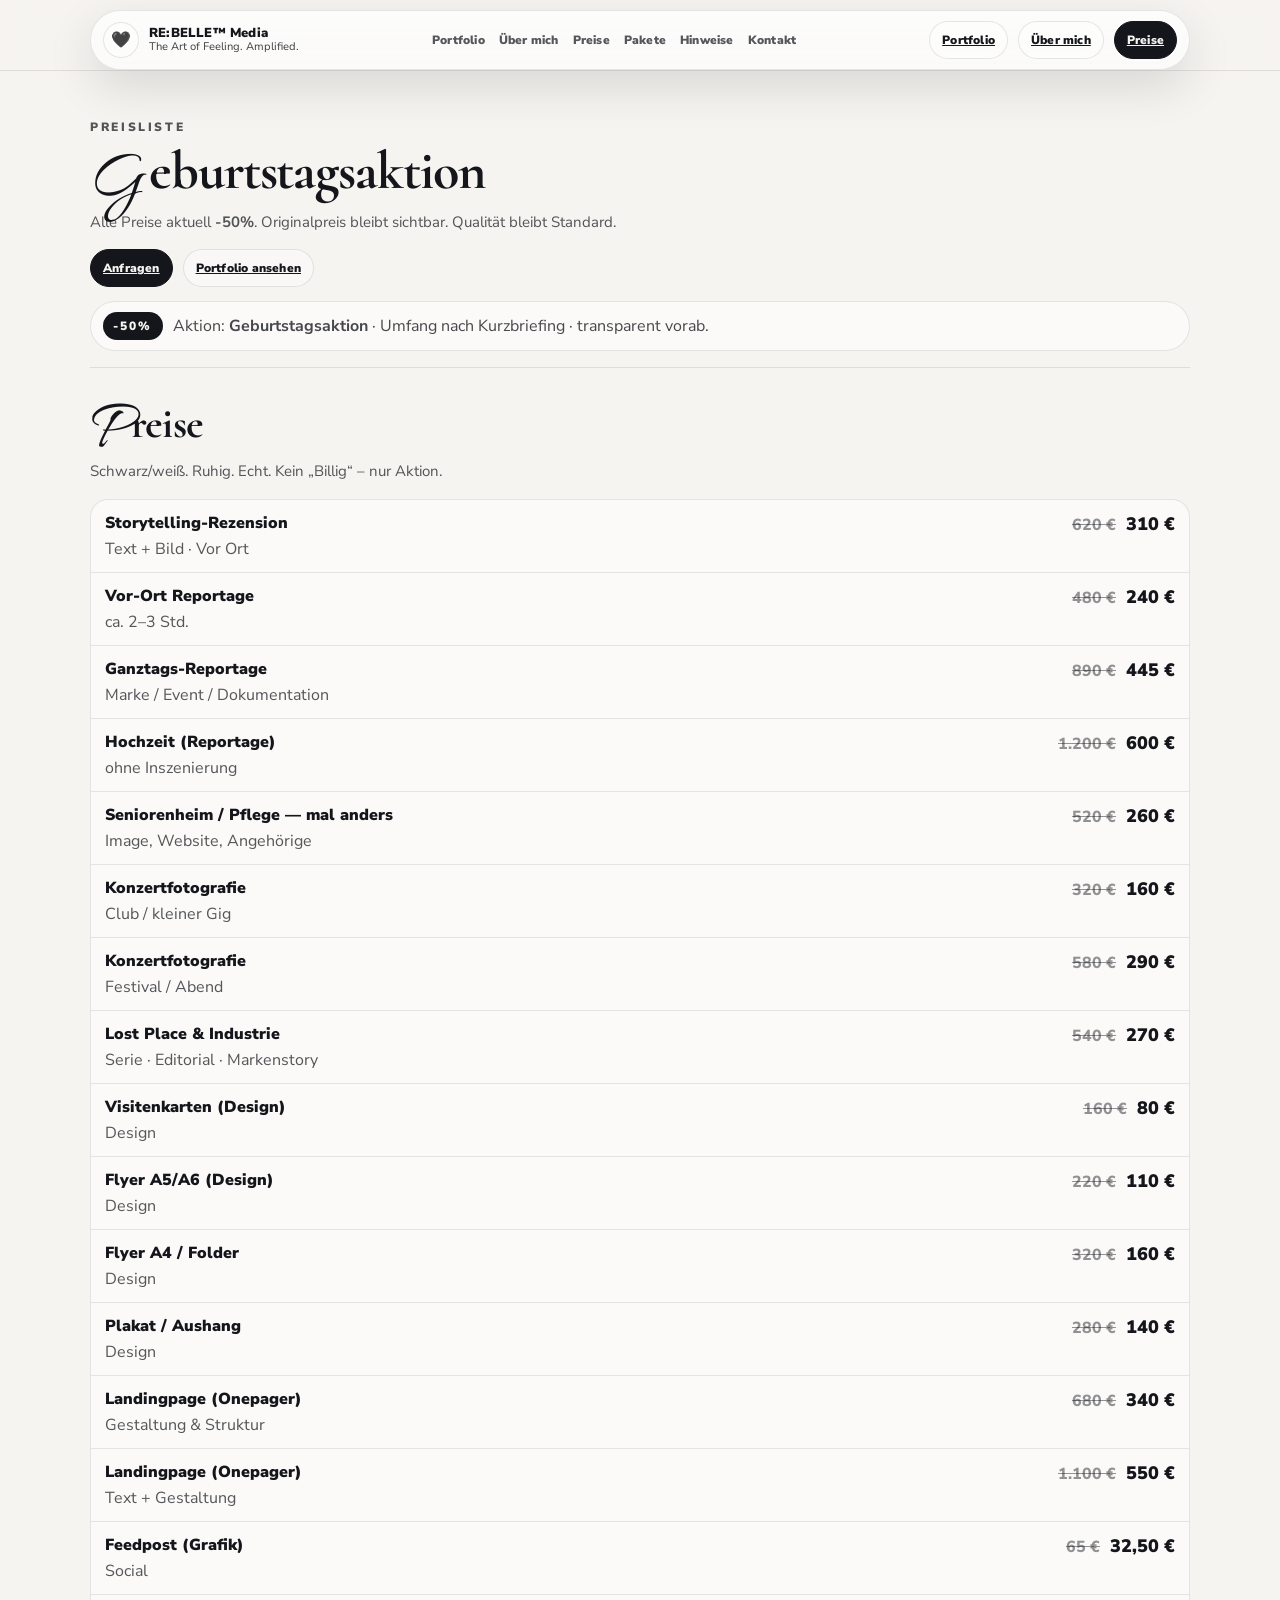
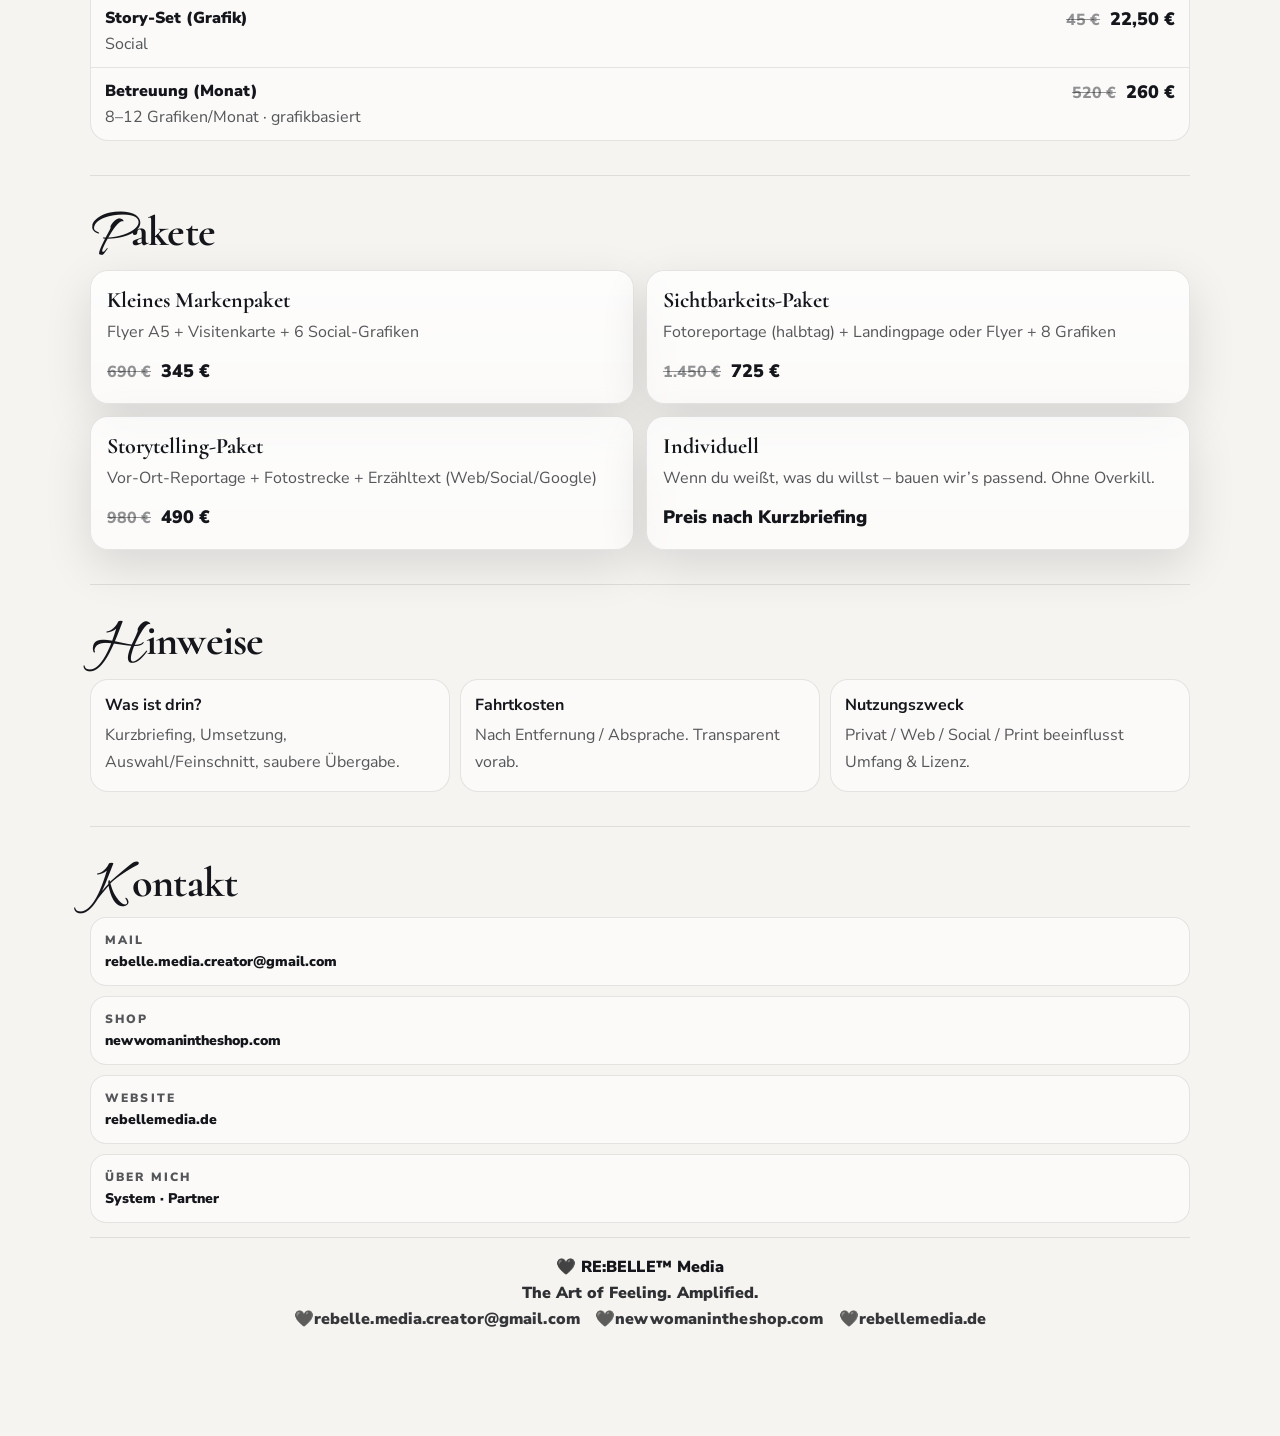
<file: Preisliste.html>
<!doctype html>
<html lang="de" data-theme="light">
<head>
  <meta charset="utf-8" />
  <meta name="viewport" content="width=device-width, initial-scale=1" />
  <title>RE:BELLE™ Media | Preisliste</title>
  <meta name="description" content="Preisliste – Geburtstagsaktion (-50%). Fotografie, Design, Storytelling, White-Label." />

  <link rel="preconnect" href="https://fonts.googleapis.com">
  <link rel="preconnect" href="https://fonts.gstatic.com" crossorigin>
  <link href="https://fonts.googleapis.com/css2?family=Allura&family=Cormorant:wght@400;600&family=Nunito+Sans:wght@400;600;800;900&display=swap" rel="stylesheet">

  <link rel="stylesheet" href="styles.css" />
</head>

<body class="page-price" data-sale="birthday">
  <a class="skip" href="#main">Zum Inhalt springen</a>

  <header class="topbar topbar--static" role="banner">
    <div class="topbar__inner">
      <div class="brand" aria-label="Marke">
        <span class="brand__mark" aria-hidden="true">🖤</span>
        <div class="brand__text">
          <div class="brand__name">RE:BELLE™ Media</div>
          <div class="brand__tag">The Art of Feeling. Amplified.</div>
        </div>
      </div>

      <nav class="nav nav--inline" aria-label="Navigation">
        <a href="index.html">Portfolio</a>
        <a href="about.html">Über mich</a>
        <a href="#preise">Preise</a>
        <a href="#pakete">Pakete</a>
        <a href="#hinweise">Hinweise</a>
        <a href="#kontakt">Kontakt</a>
      </nav>

      <div class="topbar__actions">
        <a class="pill" href="index.html">Portfolio</a>
        <a class="pill" href="about.html">Über mich</a>
        <a class="pill pill--accent" href="#preise">Preise</a>
      </div>
    </div>
  </header>

  <main id="main" class="static">
    <section class="staticHero">
      <p class="eyebrow">PREISLISTE</p>
      <h1 class="h1"><span class="dropcapA">G</span>eburtstagsaktion</h1>
      <p class="lead">Alle Preise aktuell <b>-50%</b>. Originalpreis bleibt sichtbar. Qualität bleibt Standard.</p>
      <div class="staticCtas">
        <a class="pill pill--accent" href="#kontakt">Anfragen</a>
        <a class="pill" href="index.html">Portfolio ansehen</a>
      </div>
      <div class="saleBanner">
        <span class="saleBadge">-50%</span>
        <span class="saleText">Aktion: <b>Geburtstagsaktion</b> · Umfang nach Kurzbriefing · transparent vorab.</span>
      </div>
    </section>

    <section class="staticSection" id="preise">
      <h2 class="h2"><span class="dropcapA">P</span>reise</h2>
      <p class="lead">Schwarz/weiß. Ruhig. Echt. Kein „Billig“ – nur Aktion.</p>

      <div class="priceTable" role="table" aria-label="Preisliste">
        <div class="priceRow" role="row">
          <div class="priceLeft" role="cell"><b>Storytelling-Rezension</b><span>Text + Bild · Vor Ort</span></div>
          <div class="priceRight" role="cell"><span class="old">620 €</span><span class="new">310 €</span></div>
        </div>
        <div class="priceRow" role="row">
          <div class="priceLeft" role="cell"><b>Vor-Ort Reportage</b><span>ca. 2–3 Std.</span></div>
          <div class="priceRight" role="cell"><span class="old">480 €</span><span class="new">240 €</span></div>
        </div>
        <div class="priceRow" role="row">
          <div class="priceLeft" role="cell"><b>Ganztags-Reportage</b><span>Marke / Event / Dokumentation</span></div>
          <div class="priceRight" role="cell"><span class="old">890 €</span><span class="new">445 €</span></div>
        </div>
        <div class="priceRow" role="row">
          <div class="priceLeft" role="cell"><b>Hochzeit (Reportage)</b><span>ohne Inszenierung</span></div>
          <div class="priceRight" role="cell"><span class="old">1.200 €</span><span class="new">600 €</span></div>
        </div>
        <div class="priceRow" role="row">
          <div class="priceLeft" role="cell"><b>Seniorenheim / Pflege — mal anders</b><span>Image, Website, Angehörige</span></div>
          <div class="priceRight" role="cell"><span class="old">520 €</span><span class="new">260 €</span></div>
        </div>
        <div class="priceRow" role="row">
          <div class="priceLeft" role="cell"><b>Konzertfotografie</b><span>Club / kleiner Gig</span></div>
          <div class="priceRight" role="cell"><span class="old">320 €</span><span class="new">160 €</span></div>
        </div>
        <div class="priceRow" role="row">
          <div class="priceLeft" role="cell"><b>Konzertfotografie</b><span>Festival / Abend</span></div>
          <div class="priceRight" role="cell"><span class="old">580 €</span><span class="new">290 €</span></div>
        </div>
        <div class="priceRow" role="row">
          <div class="priceLeft" role="cell"><b>Lost Place & Industrie</b><span>Serie · Editorial · Markenstory</span></div>
          <div class="priceRight" role="cell"><span class="old">540 €</span><span class="new">270 €</span></div>
        </div>
        <div class="priceRow" role="row">
          <div class="priceLeft" role="cell"><b>Visitenkarten (Design)</b><span>Design</span></div>
          <div class="priceRight" role="cell"><span class="old">160 €</span><span class="new">80 €</span></div>
        </div>
        <div class="priceRow" role="row">
          <div class="priceLeft" role="cell"><b>Flyer A5/A6 (Design)</b><span>Design</span></div>
          <div class="priceRight" role="cell"><span class="old">220 €</span><span class="new">110 €</span></div>
        </div>
        <div class="priceRow" role="row">
          <div class="priceLeft" role="cell"><b>Flyer A4 / Folder</b><span>Design</span></div>
          <div class="priceRight" role="cell"><span class="old">320 €</span><span class="new">160 €</span></div>
        </div>
        <div class="priceRow" role="row">
          <div class="priceLeft" role="cell"><b>Plakat / Aushang</b><span>Design</span></div>
          <div class="priceRight" role="cell"><span class="old">280 €</span><span class="new">140 €</span></div>
        </div>
        <div class="priceRow" role="row">
          <div class="priceLeft" role="cell"><b>Landingpage (Onepager)</b><span>Gestaltung & Struktur</span></div>
          <div class="priceRight" role="cell"><span class="old">680 €</span><span class="new">340 €</span></div>
        </div>
        <div class="priceRow" role="row">
          <div class="priceLeft" role="cell"><b>Landingpage (Onepager)</b><span>Text + Gestaltung</span></div>
          <div class="priceRight" role="cell"><span class="old">1.100 €</span><span class="new">550 €</span></div>
        </div>
        <div class="priceRow" role="row">
          <div class="priceLeft" role="cell"><b>Feedpost (Grafik)</b><span>Social</span></div>
          <div class="priceRight" role="cell"><span class="old">65 €</span><span class="new">32,50 €</span></div>
        </div>
        <div class="priceRow" role="row">
          <div class="priceLeft" role="cell"><b>Story-Set (Grafik)</b><span>Social</span></div>
          <div class="priceRight" role="cell"><span class="old">45 €</span><span class="new">22,50 €</span></div>
        </div>
        <div class="priceRow" role="row">
          <div class="priceLeft" role="cell"><b>Betreuung (Monat)</b><span>8–12 Grafiken/Monat · grafikbasiert</span></div>
          <div class="priceRight" role="cell"><span class="old">520 €</span><span class="new">260 €</span></div>
        </div>
      </div>
    </section>

    <section class="staticSection" id="pakete">
      <h2 class="h2"><span class="dropcapA">P</span>akete</h2>

      <div class="staticGrid">
        <article class="staticCard">
          <h3>Kleines Markenpaket</h3>
          <p>Flyer A5 + Visitenkarte + 6 Social-Grafiken</p>
          <p class="priceInline"><span class="old">690 €</span><span class="new">345 €</span></p>
        </article>
        <article class="staticCard">
          <h3>Sichtbarkeits-Paket</h3>
          <p>Fotoreportage (halbtag) + Landingpage oder Flyer + 8 Grafiken</p>
          <p class="priceInline"><span class="old">1.450 €</span><span class="new">725 €</span></p>
        </article>
        <article class="staticCard">
          <h3>Storytelling-Paket</h3>
          <p>Vor-Ort-Reportage + Fotostrecke + Erzähltext (Web/Social/Google)</p>
          <p class="priceInline"><span class="old">980 €</span><span class="new">490 €</span></p>
        </article>
        <article class="staticCard">
          <h3>Individuell</h3>
          <p>Wenn du weißt, was du willst – bauen wir’s passend. Ohne Overkill.</p>
          <p class="priceInline"><span class="new">Preis nach Kurzbriefing</span></p>
        </article>
      </div>
    </section>

    <section class="staticSection" id="hinweise">
      <h2 class="h2"><span class="dropcapA">H</span>inweise</h2>
      <div class="faqGrid">
        <div class="faqItem"><b>Was ist drin?</b><span>Kurzbriefing, Umsetzung, Auswahl/Feinschnitt, saubere Übergabe.</span></div>
        <div class="faqItem"><b>Fahrtkosten</b><span>Nach Entfernung / Absprache. Transparent vorab.</span></div>
        <div class="faqItem"><b>Nutzungszweck</b><span>Privat / Web / Social / Print beeinflusst Umfang & Lizenz.</span></div>
      </div>
    </section>

    <section class="staticSection" id="kontakt">
      <h2 class="h2"><span class="dropcapA">K</span>ontakt</h2>
      <div class="contact">
        <a class="contact__item" href="mailto:rebelle.media.creator@gmail.com"><span class="contact__k">Mail</span><span class="contact__v">rebelle.media.creator@gmail.com</span></a>
        <a class="contact__item" href="https://newwomanintheshop.com" target="_blank" rel="noopener"><span class="contact__k">Shop</span><span class="contact__v">newwomanintheshop.com</span></a>
        <a class="contact__item" href="https://rebellemedia.de" target="_blank" rel="noopener"><span class="contact__k">Website</span><span class="contact__v">rebellemedia.de</span></a>
        <a class="contact__item" href="about.html"><span class="contact__k">Über mich</span><span class="contact__v">System · Partner</span></a>
      </div>

      <footer class="rb-footer">
        <p>🖤 RE:BELLE™ Media</p>
        <p class="rb-footer__tag">The Art of Feeling. Amplified.</p>
        <p class="rb-footer__links">🖤rebelle.media.creator@gmail.com&nbsp;&nbsp; 🖤newwomanintheshop.com&nbsp;&nbsp; 🖤rebellemedia.de</p>
      </footer>
    </section>
  </main>
</body>
</html>
</file>
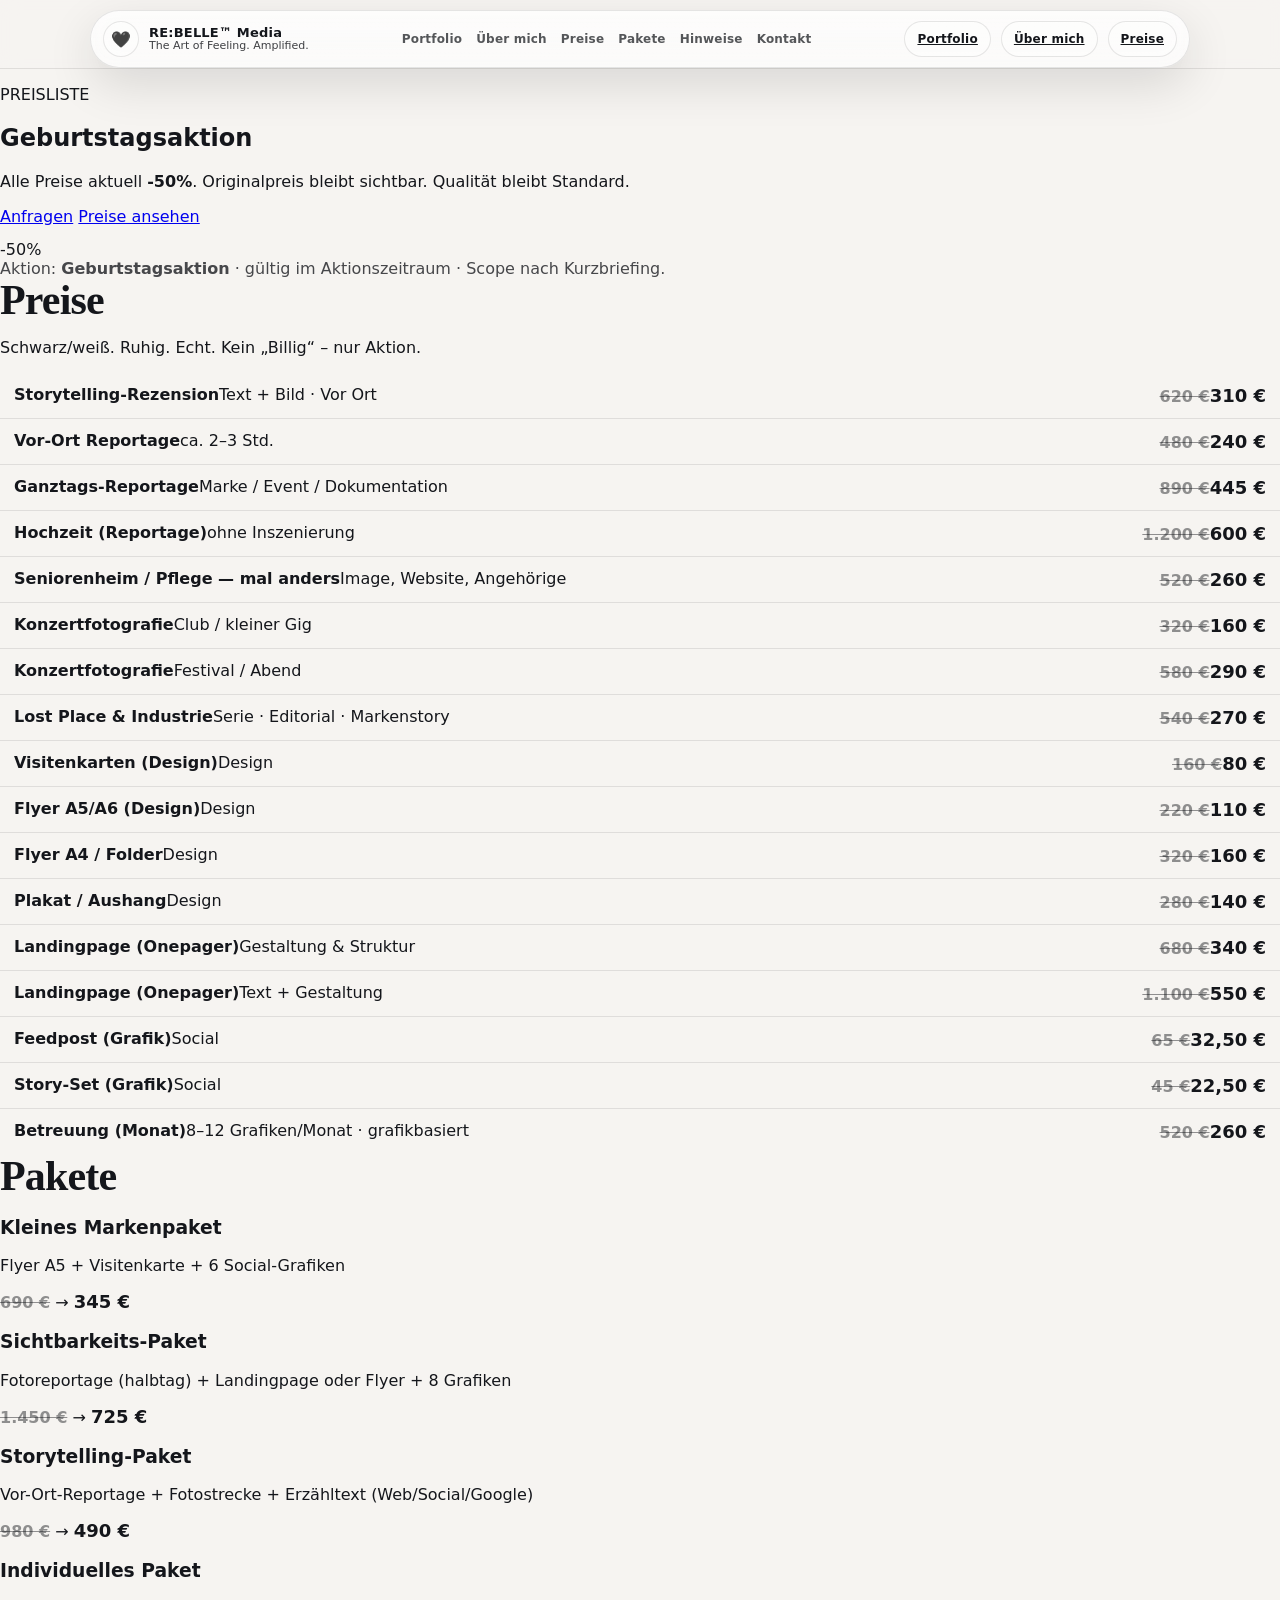
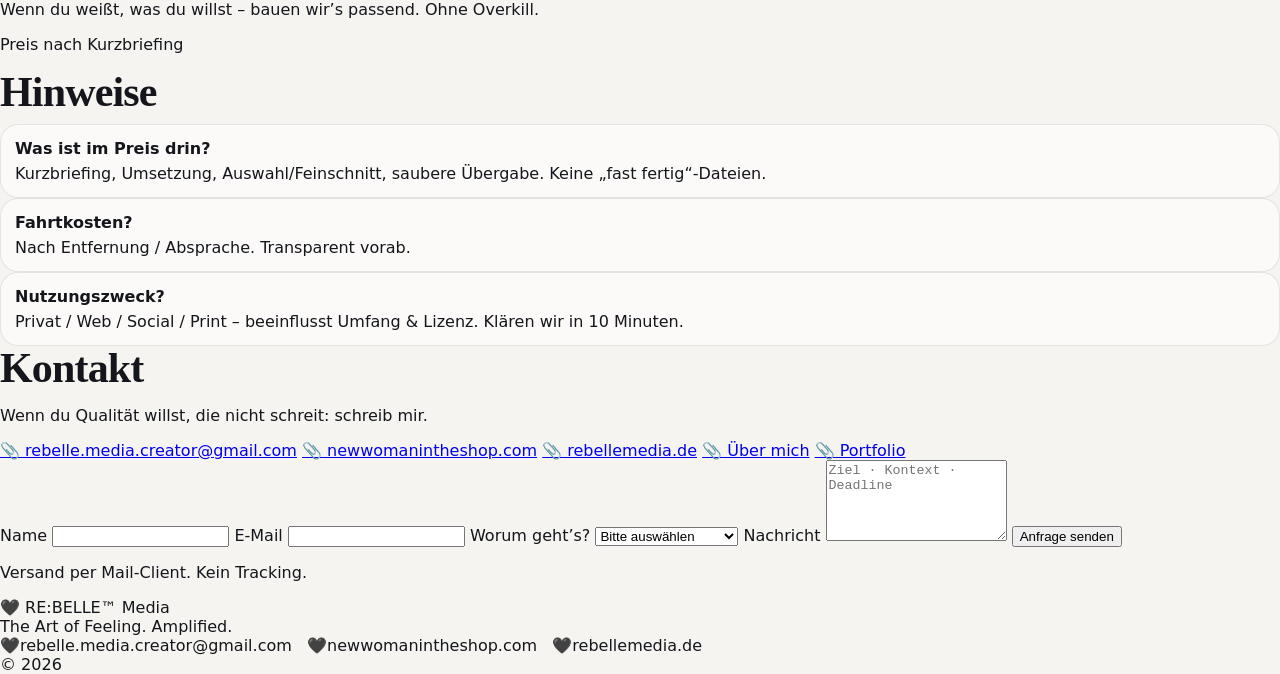
<file: preisliste.html>
<!doctype html>
<html lang="de">
<head>
  <meta charset="utf-8" />
  <meta name="viewport" content="width=device-width, initial-scale=1" />
  <title>RE:BELLE™ Media | Preisliste</title>
  <meta name="description" content="Preisliste – Geburtstagsaktion (-50%). Fotografie, Design, Storytelling, White-Label." />

  <link rel="preconnect" href="https://fonts.googleapis.com">
  <link rel="preconnect" href="https://fonts.gstatic.com" crossorigin>
  <link href="https://fonts.googleapis.com/css2?family=Allura&family=Inter:wght@300;400;500;600;700;800;900&display=swap" rel="stylesheet">

  <link rel="stylesheet" href="styles.css" />
</head>

<body class="page-price">
  <a class="skip" href="#main">Zum Inhalt springen</a>

  <header class="topbar topbar--static" role="banner">
    <div class="wrap topbar__inner">
      <div class="brand">
        <span class="brand__mark" aria-hidden="true">🖤</span>
        <div class="brand__text">
          <div class="brand__name">RE:BELLE™ Media</div>
          <div class="brand__tag">The Art of Feeling. Amplified.</div>
        </div>
      </div>

      <nav class="nav nav--inline" aria-label="Navigation">
        <a href="index.html">Portfolio</a>
        <a href="about.html">Über mich</a>
        <a href="#preise">Preise</a>
        <a href="#pakete">Pakete</a>
        <a href="#faq">Hinweise</a>
        <a href="#contact">Kontakt</a>
      </nav>

      <div class="topbar__actions">
        <a class="pill" href="index.html">Portfolio</a>
        <a class="pill" href="about.html">Über mich</a>
        <a class="pill pill--primary" href="#preise">Preise</a>
      </div>
    </div>
  </header>

  <main id="main">
    <section class="hero2 hero2--price" aria-label="Preisliste">
      <div class="wrap hero2__inner">
        <p class="kicker">PREISLISTE</p>
        <h1 class="hero2__title"><span class="dropcap">G</span>eburtstagsaktion</h1>
        <p class="hero2__lead">
          Alle Preise aktuell <b>-50%</b>. Originalpreis bleibt sichtbar. Qualität bleibt Standard.
        </p>
        <div class="hero2__cta">
          <a class="btn btn--primary" href="#contact">Anfragen</a>
          <a class="btn btn--ghost" href="#preise">Preise ansehen</a>
        </div>

        <div class="sale2" style="margin-top:14px;">
          <div class="badge">-50%</div>
          <div class="saleText">Aktion: <b>Geburtstagsaktion</b> · gültig im Aktionszeitraum · Scope nach Kurzbriefing.</div>
        </div>
      </div>
    </section>

    <section class="section2" id="preise">
      <div class="wrap">
        <h2 class="h2"><span class="dropcap">P</span>reise</h2>
        <p class="p">Schwarz/weiß. Ruhig. Echt. Kein „Billig“ – nur Aktion.</p>

        <div class="priceList">
          <div class="priceRow">
            <div class="priceName"><b>Storytelling-Rezension</b><span class="muted">Text + Bild · Vor Ort</span></div>
            <div class="priceNums"><span class="old">620 €</span><span class="new">310 €</span></div>
          </div>

          <div class="priceRow">
            <div class="priceName"><b>Vor-Ort Reportage</b><span class="muted">ca. 2–3 Std.</span></div>
            <div class="priceNums"><span class="old">480 €</span><span class="new">240 €</span></div>
          </div>

          <div class="priceRow">
            <div class="priceName"><b>Ganztags-Reportage</b><span class="muted">Marke / Event / Dokumentation</span></div>
            <div class="priceNums"><span class="old">890 €</span><span class="new">445 €</span></div>
          </div>

          <div class="priceRow">
            <div class="priceName"><b>Hochzeit (Reportage)</b><span class="muted">ohne Inszenierung</span></div>
            <div class="priceNums"><span class="old">1.200 €</span><span class="new">600 €</span></div>
          </div>

          <div class="priceRow">
            <div class="priceName"><b>Seniorenheim / Pflege — mal anders</b><span class="muted">Image, Website, Angehörige</span></div>
            <div class="priceNums"><span class="old">520 €</span><span class="new">260 €</span></div>
          </div>

          <div class="priceRow">
            <div class="priceName"><b>Konzertfotografie</b><span class="muted">Club / kleiner Gig</span></div>
            <div class="priceNums"><span class="old">320 €</span><span class="new">160 €</span></div>
          </div>

          <div class="priceRow">
            <div class="priceName"><b>Konzertfotografie</b><span class="muted">Festival / Abend</span></div>
            <div class="priceNums"><span class="old">580 €</span><span class="new">290 €</span></div>
          </div>

          <div class="priceRow">
            <div class="priceName"><b>Lost Place & Industrie</b><span class="muted">Serie · Editorial · Markenstory</span></div>
            <div class="priceNums"><span class="old">540 €</span><span class="new">270 €</span></div>
          </div>

          <div class="priceRow">
            <div class="priceName"><b>Visitenkarten (Design)</b><span class="muted">Design</span></div>
            <div class="priceNums"><span class="old">160 €</span><span class="new">80 €</span></div>
          </div>

          <div class="priceRow">
            <div class="priceName"><b>Flyer A5/A6 (Design)</b><span class="muted">Design</span></div>
            <div class="priceNums"><span class="old">220 €</span><span class="new">110 €</span></div>
          </div>

          <div class="priceRow">
            <div class="priceName"><b>Flyer A4 / Folder</b><span class="muted">Design</span></div>
            <div class="priceNums"><span class="old">320 €</span><span class="new">160 €</span></div>
          </div>

          <div class="priceRow">
            <div class="priceName"><b>Plakat / Aushang</b><span class="muted">Design</span></div>
            <div class="priceNums"><span class="old">280 €</span><span class="new">140 €</span></div>
          </div>

          <div class="priceRow">
            <div class="priceName"><b>Landingpage (Onepager)</b><span class="muted">Gestaltung & Struktur</span></div>
            <div class="priceNums"><span class="old">680 €</span><span class="new">340 €</span></div>
          </div>

          <div class="priceRow">
            <div class="priceName"><b>Landingpage (Onepager)</b><span class="muted">Text + Gestaltung</span></div>
            <div class="priceNums"><span class="old">1.100 €</span><span class="new">550 €</span></div>
          </div>

          <div class="priceRow">
            <div class="priceName"><b>Feedpost (Grafik)</b><span class="muted">Social</span></div>
            <div class="priceNums"><span class="old">65 €</span><span class="new">32,50 €</span></div>
          </div>

          <div class="priceRow">
            <div class="priceName"><b>Story-Set (Grafik)</b><span class="muted">Social</span></div>
            <div class="priceNums"><span class="old">45 €</span><span class="new">22,50 €</span></div>
          </div>

          <div class="priceRow">
            <div class="priceName"><b>Betreuung (Monat)</b><span class="muted">8–12 Grafiken/Monat · grafikbasiert</span></div>
            <div class="priceNums"><span class="old">520 €</span><span class="new">260 €</span></div>
          </div>
        </div>
      </div>
    </section>

    <section class="section2" id="pakete">
      <div class="wrap">
        <h2 class="h2"><span class="dropcap">P</span>akete</h2>

        <div class="priceGrid2">
          <div class="priceCard2">
            <h3>Kleines Markenpaket</h3>
            <p>Flyer A5 + Visitenkarte + 6 Social-Grafiken</p>
            <p class="muted"><span class="old">690 €</span> → <span class="new">345 €</span></p>
          </div>

          <div class="priceCard2">
            <h3>Sichtbarkeits-Paket</h3>
            <p>Fotoreportage (halbtag) + Landingpage oder Flyer + 8 Grafiken</p>
            <p class="muted"><span class="old">1.450 €</span> → <span class="new">725 €</span></p>
          </div>

          <div class="priceCard2">
            <h3>Storytelling-Paket</h3>
            <p>Vor-Ort-Reportage + Fotostrecke + Erzähltext (Web/Social/Google)</p>
            <p class="muted"><span class="old">980 €</span> → <span class="new">490 €</span></p>
          </div>

          <div class="priceCard2">
            <h3>Individuelles Paket</h3>
            <p>Wenn du weißt, was du willst – bauen wir’s passend. Ohne Overkill.</p>
            <p class="muted">Preis nach Kurzbriefing</p>
          </div>
        </div>
      </div>
    </section>

    <section class="section2" id="faq">
      <div class="wrap">
        <h2 class="h2"><span class="dropcap">H</span>inweise</h2>

        <div class="faq">
          <div class="faqItem">
            <b>Was ist im Preis drin?</b>
            <div class="muted">Kurzbriefing, Umsetzung, Auswahl/Feinschnitt, saubere Übergabe. Keine „fast fertig“-Dateien.</div>
          </div>
          <div class="faqItem">
            <b>Fahrtkosten?</b>
            <div class="muted">Nach Entfernung / Absprache. Transparent vorab.</div>
          </div>
          <div class="faqItem">
            <b>Nutzungszweck?</b>
            <div class="muted">Privat / Web / Social / Print – beeinflusst Umfang & Lizenz. Klären wir in 10 Minuten.</div>
          </div>
        </div>
      </div>
    </section>

    <section class="section2" id="contact">
      <div class="wrap">
        <h2 class="h2"><span class="dropcap">K</span>ontakt</h2>

        <div class="contact2">
          <div class="contactLeft">
            <p class="p">Wenn du Qualität willst, die nicht schreit: schreib mir.</p>
            <div class="linkStack">
              <a class="link2" href="mailto:rebelle.media.creator@gmail.com">📎 rebelle.media.creator@gmail.com</a>
              <a class="link2" href="https://newwomanintheshop.com" target="_blank" rel="noopener noreferrer">📎 newwomanintheshop.com</a>
              <a class="link2" href="https://rebellemedia.de" target="_blank" rel="noopener noreferrer">📎 rebellemedia.de</a>
              <a class="link2" href="about.html">📎 Über mich</a>
              <a class="link2" href="index.html">📎 Portfolio</a>
            </div>
          </div>

          <form class="form2" id="leadForm" autocomplete="on">
            <label class="field2">
              <span>Name</span>
              <input type="text" name="name" required>
            </label>
            <label class="field2">
              <span>E-Mail</span>
              <input type="email" name="email" required>
            </label>
            <label class="field2">
              <span>Worum geht’s?</span>
              <select name="topic" required>
                <option value="" selected disabled>Bitte auswählen</option>
                <option value="foto">Fotografie</option>
                <option value="story">Storytelling</option>
                <option value="design">Design / Print</option>
                <option value="wl">White-Label / Lizenz</option>
              </select>
            </label>
            <label class="field2">
              <span>Nachricht</span>
              <textarea name="message" rows="5" placeholder="Ziel · Kontext · Deadline" required></textarea>
            </label>

            <button class="btn btn--primary btn--full" type="submit">Anfrage senden</button>
            <p class="muted small">Versand per Mail-Client. Kein Tracking.</p>
          </form>
        </div>
      </div>
    </section>
  </main>

  <footer class="footer2" role="contentinfo">
    <div class="wrap footer2__inner">
      <div class="footer2__brand">
        🖤 RE:BELLE™ Media<br>
        The Art of Feeling. Amplified.<br>
        🖤rebelle.media.creator@gmail.com&nbsp;&nbsp; 🖤newwomanintheshop.com&nbsp;&nbsp; 🖤rebellemedia.de
      </div>
      <div class="footer2__meta">© <span id="year"></span></div>
    </div>
  </footer>

  <script src="script.js"></script>
</body>
</html>
</file>
<file: styles.css>
:root{
  --bg: #f6f4f1;
  --fg: #14161b;
  --muted: rgba(20,22,27,.72);

  --glass: rgba(255,255,255,.78);
  --glass2: rgba(255,255,255,.62);
  --stroke: rgba(20,22,27,.10);
  --stroke2: rgba(20,22,27,.18);

  --accent: #b57a7e;
  --accent2:#6f97aa;
  --warm:  #ffffff;

  --radius: 18px;
  --shadow: 0 16px 48px rgba(0,0,0,.12);

  --maxw: 1100px;

  /* Übergangs-Feather */
  --fadeH: 140px;
  --fadeA: .82;
}

[data-theme="dark"]{
  --bg: #0f1115;
  --fg: #f2f2f2;
  --muted: rgba(242,242,242,.78);

  --glass: rgba(18, 20, 26, .66);
  --glass2: rgba(18, 20, 26, .46);
  --stroke: rgba(255,255,255,.10);
  --stroke2: rgba(255,255,255,.16);

  --shadow: 0 18px 60px rgba(0,0,0,.45);
}

*{ box-sizing: border-box; }
html, body{ height: 100%; }

body{
  margin: 0;
  background: var(--bg);
  color: var(--fg);
  font-family: "Nunito Sans", system-ui, -apple-system, Segoe UI, Roboto, Arial, sans-serif;
  -webkit-font-smoothing: antialiased;
  -moz-osx-font-smoothing: grayscale;
  overflow: hidden;
}

.skip{
  position: absolute;
  left: -999px;
  top: 10px;
  background: var(--warm);
  color: #000;
  padding: 10px 12px;
  border-radius: 10px;
  z-index: 9999;
}
.skip:focus{ left: 10px; }

/* Topbar */
.topbar__actions{
  display:flex;
  align-items:center;
  gap: 10px;
}

.pill--lang{
  text-decoration:none;
  display:inline-flex;
  align-items:center;
  justify-content:center;
  min-width: 46px;
}

.topbar{
  position: fixed;
  inset: 0 0 auto 0;
  z-index: 60;
  padding: 10px 10px 0;
  pointer-events: none;
}
.topbar__inner{
  pointer-events: auto;
  display: flex;
  align-items: center;
  justify-content: space-between;
  gap: 12px;
  margin: 0 auto;
  max-width: var(--maxw);
  padding: 10px 12px;
  border: 1px solid var(--stroke);
  border-radius: 999px;
  background: linear-gradient(180deg, var(--glass), var(--glass2));
  backdrop-filter: blur(14px);
  -webkit-backdrop-filter: blur(14px);
  box-shadow: var(--shadow);
}

.brand{
  display: flex;
  align-items: center;
  gap: 10px;
  min-width: 0;
}
.brand__mark{
  display: grid;
  place-items: center;
  width: 36px;
  height: 36px;
  border-radius: 999px;
  border: 1px solid var(--stroke);
  background: rgba(255,255,255,.35);
}
[data-theme="dark"] .brand__mark{ background: rgba(255,255,255,.08); }

.brand__text{ line-height: 1.05; min-width: 0; }
.brand__name{
  font-weight: 900;
  letter-spacing: .2px;
  font-size: 13px;
  white-space: nowrap;
  overflow: hidden;
  text-overflow: ellipsis;
}
.brand__tag{
  font-size: 11px;
  opacity: .82;
  white-space: nowrap;
  overflow: hidden;
  text-overflow: ellipsis;
}

.nav{ display:none; gap: 14px; }
.nav a{
  color: var(--muted);
  text-decoration: none;
  font-weight: 900;
  font-size: 12px;
  letter-spacing: .2px;
}
.nav a:hover{ color: var(--fg); }

.pill{
  border: 1px solid var(--stroke);
  background: rgba(255,255,255,.35);
  color: var(--fg);
  padding: 10px 12px;
  border-radius: 999px;
  font-weight: 900;
  font-size: 12px;
  letter-spacing: .2px;
  cursor: pointer; /* FIX */
}
[data-theme="dark"] .pill{ background: rgba(255,255,255,.06); }
.pill:hover{ border-color: var(--stroke2); }

@media (min-width: 860px){
  .nav{ display:flex; }
}

/* Dots */
.dots{
  position: fixed;
  right: 12px;
  top: 50%;
  transform: translateY(-50%);
  z-index: 55;
  display: grid;
  gap: 10px;
  padding: 10px;
  border-radius: 999px;
  border: 1px solid var(--stroke);
  background: linear-gradient(180deg, var(--glass), var(--glass2));
  backdrop-filter: blur(14px);
  -webkit-backdrop-filter: blur(14px);
  box-shadow: var(--shadow);
}
.dot{
  width: 10px;
  height: 10px;
  border-radius: 999px;
  border: 1px solid var(--stroke2);
  background: rgba(20,22,27,.12);
}
[data-theme="dark"] .dot{ background: rgba(255,255,255,.10); }
.dot.is-active{
  background: var(--accent);
  border-color: rgba(20,22,27,.25);
  box-shadow: 0 0 0 6px rgba(181,122,126,.18);
}
[data-theme="dark"] .dot.is-active{
  border-color: rgba(255,255,255,.35);
  box-shadow: 0 0 0 6px rgba(181,122,126,.18);
}

/* Snap: weich statt abgehakt */
.snap{
  height: 100vh;
  overflow-y: auto;
  scroll-snap-type: y proximity; /* weich */
  scroll-behavior: smooth;
  scroll-padding-top: 72px;      /* wegen Topbar */
  -ms-overflow-style: none;
  scrollbar-width: none;
}
.snap::-webkit-scrollbar{ display:none; }

.panel{
  position: relative;
  height: 100vh;
  scroll-snap-align: start;
  scroll-snap-stop: normal;
  display: grid;
  align-items: center;
  overflow: hidden;
}

/* Hintergrund */
.panel__bg{
  position: absolute;
  inset: 0;
  background-size: cover;
  background-position: center;
  z-index: 0;
  transform: scale(1);
  animation: kenburns 28s ease-out forwards;
  will-change: transform;
}
@keyframes kenburns{
  0%{ transform: scale(1) translate(0,0); }
  100%{ transform: scale(1.06) translate(-.8%, -.8%); }
}

/* Hellere Shade (nicht zu düster) */
.panel__shade{
  position: absolute;
  inset: 0;
  z-index: 1;
  background:
    radial-gradient(900px 520px at 20% 30%, rgba(0,0,0,.06), transparent 60%),
    radial-gradient(900px 520px at 80% 70%, rgba(0,0,0,.08), transparent 60%),
    linear-gradient(180deg, rgba(0,0,0,.24), rgba(0,0,0,.14) 35%, rgba(0,0,0,.22));
  pointer-events: none;
}

/* Noise (sehr subtil) */
.panel::after{
  content:"";
  position:absolute;
  inset:0;
  pointer-events:none;
  opacity:.12;
  z-index: 2;
  background-image: url("data:image/svg+xml,%3Csvg viewBox='0 0 200 200' xmlns='http://www.w3.org/2000/svg'%3E%3Cfilter id='noise'%3E%3CfeTurbulence type='fractalNoise' baseFrequency='0.85' numOctaves='4' stitchTiles='stitch'/%3E%3C/filter%3E%3Crect width='100%25' height='100%25' filter='url(%23noise)' opacity='0.16'/%3E%3C/svg%3E");
}

/* Weiche Übergänge oben/unten (der eigentliche Fix) */
.panel::before{
  content:"";
  position:absolute;
  left:0; right:0;
  top:0; bottom:0;
  z-index: 3;
  pointer-events:none;
  opacity: var(--fadeA);
  background:
    linear-gradient(180deg, var(--bg), rgba(0,0,0,0) var(--fadeH)),
    linear-gradient(0deg, var(--bg), rgba(0,0,0,0) var(--fadeH));
}

.panel__content{
  position: relative;
  z-index: 10;
  width: min(980px, calc(100% - 28px));
  margin: 0 auto;
  padding: 74px 0 32px;
}

.glass{
  border: 1px solid var(--stroke);
  background: linear-gradient(180deg, var(--glass), var(--glass2));
  backdrop-filter: blur(16px);
  -webkit-backdrop-filter: blur(16px);
  border-radius: var(--radius);
  box-shadow: var(--shadow);
  padding: 18px 16px;
}
@media (min-width: 680px){
  .glass{ padding: 26px 24px; }
}

.eyebrow{
  margin: 0 0 8px;
  font-weight: 900;
  font-size: 12px;
  letter-spacing: .22em;
  text-transform: uppercase;
  color: var(--muted);
}

.h1, .h2{
  margin: 0 0 10px;
  font-family: "Cormorant", Georgia, serif;
  letter-spacing: -0.02em;
}
.h1{
  font-size: clamp(32px, 6vw, 54px);
  line-height: 1.02;
}
.h2{
  font-size: clamp(26px, 4.8vw, 42px);
  line-height: 1.05;
}

.accent{
  color: var(--warm);
  text-shadow: 0 2px 26px rgba(0,0,0,.28);
}
[data-theme="dark"] .accent{
  text-shadow: 0 2px 30px rgba(0,0,0,.55);
}

.lead{
  margin: 0 0 14px;
  font-size: 15px;
  line-height: 1.72;
  color: var(--muted);
}

.chips{
  display:flex;
  flex-wrap:wrap;
  gap: 8px;
  margin: 10px 0 16px;
}
.chip{
  font-size: 12px;
  font-weight: 900;
  color: var(--fg);
  border: 1px solid var(--stroke);
  background: rgba(255,255,255,.36);
  padding: 8px 10px;
  border-radius: 999px;
}
[data-theme="dark"] .chip{ background: rgba(255,255,255,.06); }

.ctaRow{
  display:flex;
  gap: 10px;
  flex-wrap:wrap;
  margin-top: 10px;
}
.cta{
  display:inline-flex;
  align-items:center;
  justify-content:center;
  text-decoration:none;
  padding: 12px 14px;
  border-radius: 14px;
  border: 1px solid rgba(20,22,27,.14);
  background: rgba(181,122,126,.94);
  color: var(--warm);
  font-weight: 900;
  letter-spacing: .2px;
  min-width: 140px;
}
.cta:hover{ filter: brightness(1.03); }
.cta.ghost{
  background: rgba(255,255,255,.52);
  border-color: var(--stroke2);
  color: var(--fg);
}
[data-theme="dark"] .cta.ghost{
  background: rgba(255,255,255,.06);
  color: var(--fg);
}

.grid2{
  display:grid;
  grid-template-columns: 1fr;
  gap: 10px;
  margin-top: 12px;
}
@media (min-width: 720px){
  .grid2{ grid-template-columns: 1fr 1fr; }
}

.grid3{
  display:grid;
  grid-template-columns: repeat(3, 1fr);
  gap: 10px;
  margin-top: 12px;
}

.card{
  border: 1px solid var(--stroke);
  background: rgba(255,255,255,.55);
  border-radius: 16px;
  padding: 14px 14px;
}
[data-theme="dark"] .card{ background: rgba(255,255,255,.05); }
.card h3{
  margin: 0 0 6px;
  font-family: "Cormorant", Georgia, serif;
  font-size: 20px;
}
.card p{
  margin: 0;
  color: var(--muted);
  line-height: 1.65;
  font-size: 14px;
}

.list{
  list-style:none;
  padding:0;
  margin: 12px 0 0;
  display:grid;
  gap: 10px;
}
.list li{
  display:grid;
  grid-template-columns: 14px 1fr;
  gap: 10px;
  align-items:start;
  color: var(--muted);
  line-height: 1.65;
}
.bullet{
  width: 10px;
  height: 10px;
  border-radius: 999px;
  margin-top: 6px;
  background: var(--accent2);
  box-shadow: 0 0 0 6px rgba(111,151,170,.14);
}

.stat{
  border: 1px solid var(--stroke);
  background: rgba(255,255,255,.55);
  border-radius: 16px;
  padding: 14px 12px;
  text-align:center;
}
[data-theme="dark"] .stat{ background: rgba(255,255,255,.05); }
.stat__num{
  font-weight: 900;
  font-size: 18px;
  color: var(--fg);
}
.stat__label{
  margin-top: 6px;
  font-size: 12px;
  color: var(--muted);
  font-weight: 900;
  letter-spacing: .12em;
  text-transform: uppercase;
}

.mini{
  margin-top: 12px;
  border-top: 1px solid var(--stroke);
  padding-top: 12px;
  display:grid;
  gap: 6px;
}
.mini__label{
  font-size: 12px;
  font-weight: 900;
  letter-spacing: .18em;
  text-transform: uppercase;
  color: var(--muted);
}
.mini__text{
  font-size: 14px;
  font-weight: 900;
  color: var(--fg);
}

/* CLEAN PANEL (Recent) */
.panel--clean{
  background: linear-gradient(180deg, rgba(255,255,255,.70), rgba(255,255,255,.34));
}
[data-theme="dark"] .panel--clean{
  background: linear-gradient(180deg, rgba(18,20,26,.76), rgba(18,20,26,.48));
}
.panel--clean .panel__shade{ display:none; }

.cleanHead{ margin-bottom: 12px; }
.cleanFoot{ margin-top: 10px; }

/* Gallery: bei 4 Bildern -> mobil 2x2, desktop 4er Reihe */
.gallery{
  display:grid;
  grid-template-columns: 1fr 1fr;
  gap: 10px;
}
@media (min-width: 720px){
  .gallery{ grid-template-columns: repeat(4, 1fr); }
}

.shot{
  margin:0;
  border-radius: 18px;
  overflow:hidden;
  border: 1px solid var(--stroke);
  background: rgba(255,255,255,.45);
}
[data-theme="dark"] .shot{ background: rgba(255,255,255,.05); }
.shot img{
  width: 100%;
  height: 100%;
  display:block;
  object-fit: cover;
  aspect-ratio: 3 / 4;
  transform: scale(1.01);
}

/* FINAL PANEL */
.panel--final{
  background: linear-gradient(180deg, rgba(255,255,255,.76), rgba(255,255,255,.36));
}
[data-theme="dark"] .panel--final{
  background: linear-gradient(180deg, rgba(18,20,26,.80), rgba(18,20,26,.52));
}
.panel--final .panel__shade{ display:none; }

.finalStack{
  width: min(var(--maxw), 100%);
}

/* Die zwei Landscapes */
.finalGrid{
  display:grid;
  grid-template-columns: 1fr;
  gap: 12px;
}
@media (min-width: 900px){
  .finalGrid{
    grid-template-columns: 1fr 1fr; /* nebeneinander */
    gap: 14px;
  }
}

.finalShot{
  margin: 0;
  border-radius: 18px;
  overflow:hidden;
  border: 1px solid var(--stroke);
  background: rgba(255,255,255,.45);
}
[data-theme="dark"] .finalShot{ background: rgba(255,255,255,.05); }
.finalShot img{
  width: 100%;
  display:block;
  height: auto;
}

.finalLine{
  margin: 10px 0 18px;
  text-align:center;
  color: var(--muted);
  font-weight: 900;
  letter-spacing: .02em;
}

/* Contact */
.contactBlock{
  margin-top: 14px;
  border-top: 1px solid var(--stroke);
  padding-top: 14px;
}
.contact{
  display:grid;
  gap: 10px;
  margin-top: 10px;
}
.contact__item{
  text-decoration:none;
  color: var(--fg);
  border: 1px solid var(--stroke);
  background: rgba(255,255,255,.55);
  border-radius: 16px;
  padding: 14px 14px;
  display:grid;
  gap: 4px;
}
[data-theme="dark"] .contact__item{ background: rgba(255,255,255,.05); }
.contact__item:hover{ border-color: var(--stroke2); }
.contact__k{
  font-size: 12px;
  font-weight: 900;
  letter-spacing: .18em;
  text-transform: uppercase;
  color: var(--muted);
}
.contact__v{
  font-size: 14px;
  font-weight: 900;
}

.rb-footer{
  margin-top: 14px;
  padding: 14px 12px 8px;
  border-top: 1px solid var(--stroke);
  text-align:center;
}
.rb-footer p{
  margin: 4px 0;
  font-weight: 900;
  letter-spacing: .1px;
}
.rb-footer__tag{ opacity: .88; }

/* Reveal */
.reveal{
  opacity: 0;
  transform: translateY(16px);
  transition: opacity .7s ease, transform .7s ease;
}
.reveal.is-in{
  opacity: 1;
  transform: translateY(0);
}
.delay-150{ transition-delay: 150ms; }

@media (prefers-reduced-motion: reduce){
  .panel__bg{ animation: none; }
  .snap{ scroll-behavior: auto; }
  .reveal{ transition: none; }
}


/* ===== Static Pages (About / Price) ===== */
.topbar--static{
  position: sticky;
  top: 0;
  padding: 10px 10px 0;
  background: rgba(246,244,241,.92);
  backdrop-filter: blur(10px);
  border-bottom: 1px solid var(--stroke);
}
.nav--inline{ display:none; }
@media (min-width: 860px){
  .nav--inline{ display:flex; }
}

.pill--accent{
  background: var(--fg);
  color: var(--bg);
  border-color: var(--fg);
}

.page-static, .page-price{
  overflow: auto;
}

.static{
  width: min(var(--maxw), calc(100% - 28px));
  margin: 0 auto;
  padding: 22px 0 60px;
}

.dropcapA{
  font-family: "Allura", cursive;
  font-weight: 400;
  display: inline-block;
  transform: translateY(8px);
  margin-right: 4px;
  font-size: 70px;
  line-height: .65;
}

.staticHero{
  padding: 26px 0 16px;
}
.staticCtas{
  display:flex;
  gap: 10px;
  flex-wrap: wrap;
  margin-top: 10px;
}

.staticSection{
  padding: 34px 0;
  border-top: 1px solid var(--stroke);
}

.staticGrid{
  display:grid;
  grid-template-columns: 1fr;
  gap: 12px;
  margin-top: 14px;
}
@media (min-width: 860px){
  .staticGrid{ grid-template-columns: 1fr 1fr; }
}

.staticCard{
  border: 1px solid var(--stroke);
  border-radius: var(--radius);
  padding: 16px;
  background: linear-gradient(180deg, var(--glass), var(--glass2));
  box-shadow: var(--shadow);
}
.staticCard h3{ margin: 0 0 6px; font-family: Cormorant, serif; font-size: 22px; }
.staticCard p{ margin: 0; color: var(--muted); line-height: 1.7; }

.staticNote{
  margin-top: 14px;
  border: 1px solid var(--stroke);
  border-radius: var(--radius);
  padding: 14px;
  background: rgba(20,22,27,.04);
  color: rgba(20,22,27,.82);
  line-height: 1.7;
}

.staticProse p{
  margin: 0 0 10px;
  color: rgba(20,22,27,.78);
  line-height: 1.8;
}
.staticSep{ margin: 18px 0 16px; }
.staticSep span{
  display:block;
  height: 1px;
  background: var(--stroke);
  width: min(460px, 100%);
}

.partnerGrid{
  display:grid;
  grid-template-columns: 1fr;
  gap: 10px;
  margin-top: 14px;
}
@media (min-width: 860px){
  .partnerGrid{ grid-template-columns: repeat(3, 1fr); }
}
.partnerItem{
  text-decoration:none;
  border: 1px solid var(--stroke);
  border-radius: var(--radius);
  padding: 14px;
  background: rgba(255,255,255,.55);
  display:flex;
  flex-direction:column;
  gap: 6px;
  font-weight: 900;
}
.partnerItem span{ font-weight: 600; color: var(--muted); }

/* Price table */
.saleBanner{
  margin-top: 14px;
  border: 1px solid var(--stroke);
  border-radius: 999px;
  padding: 10px 12px;
  display:flex;
  gap: 10px;
  align-items:center;
  background: rgba(255,255,255,.55);
}
.saleBadge{
  display:inline-flex;
  align-items:center;
  justify-content:center;
  background: var(--fg);
  color: var(--bg);
  padding: 6px 10px;
  border-radius: 999px;
  font-weight: 900;
  letter-spacing: .18em;
  font-size: 12px;
}
.saleText{ color: rgba(20,22,27,.78); }

.priceTable{
  margin-top: 14px;
  border: 1px solid var(--stroke);
  border-radius: var(--radius);
  overflow:hidden;
  background: rgba(255,255,255,.55);
}
.priceRow{
  display:grid;
  grid-template-columns: 1fr auto;
  gap: 12px;
  padding: 12px 14px;
  border-top: 1px solid var(--stroke);
}
.priceRow:first-child{ border-top: none; }
.priceLeft{ display:flex; flex-direction:column; gap: 4px; }
.priceLeft b{ font-weight: 900; }
.priceLeft span{ color: var(--muted); }
.priceRight{ display:flex; gap: 10px; align-items:baseline; white-space: nowrap; }
.old{ color: rgba(20,22,27,.46); text-decoration: line-through; font-weight: 800; }
.new{ font-weight: 900; font-size: 18px; color: var(--fg); }
.priceInline{ margin-top: 10px !important; display:flex; gap:10px; align-items:baseline; }

.faqGrid{
  margin-top: 14px;
  display:grid;
  grid-template-columns: 1fr;
  gap: 10px;
}
@media (min-width: 860px){
  .faqGrid{ grid-template-columns: repeat(3, 1fr); }
}
.faqItem{
  border: 1px solid var(--stroke);
  border-radius: var(--radius);
  padding: 14px;
  background: rgba(255,255,255,.55);
  display:grid;
  gap: 6px;
}
.faqItem span{ color: var(--muted); line-height: 1.7; }

/* Footer links line on main + pages */
.rb-footer__links{
  margin-top: 8px;
  font-weight: 800;
  opacity: .85;
}
/* About Hero */
.about-hero{
  position: relative;
  min-height: 80vh;
  background: url("assets/images/about-hero.jpg") center center / cover no-repeat;
  display: flex;
  align-items: center;
  justify-content: center;
  text-align: center;
}

.about-hero::after{
  content:"";
  position:absolute;
  inset:0;
  background: rgba(0,0,0,0.45);
}

.about-hero__inner{
  position: relative;
  z-index: 2;
  max-width: 800px;
  padding: 0 24px;
  color: #fff;
}

.about-hero h1{
  font-size: clamp(32px, 6vw, 64px);
  margin-bottom: 20px;
}

.about-hero p{
  font-size: 18px;
  letter-spacing: .12em;
  text-transform: uppercase;
}

/* Allura Initial */
.allura-initial::first-letter{
  font-family: 'Allura', cursive;
  font-size: 1.6em;
}
</file>
